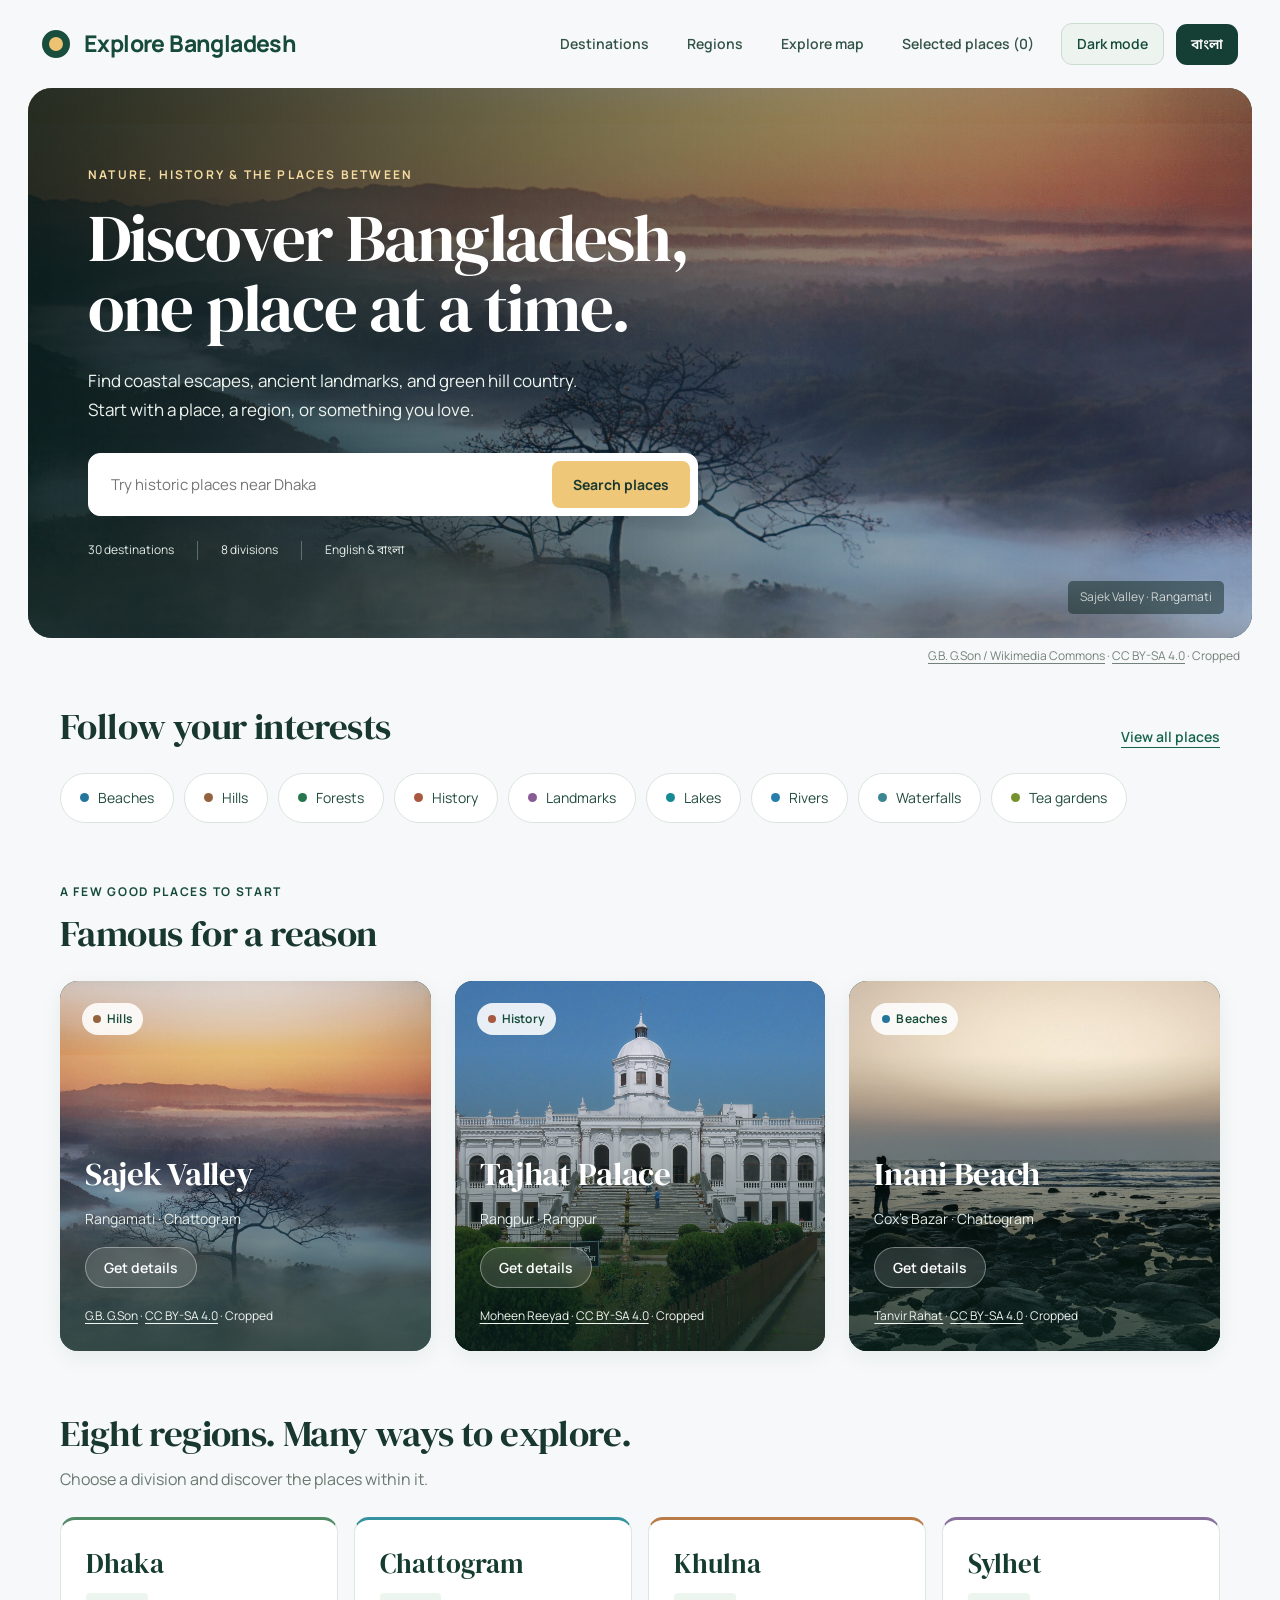
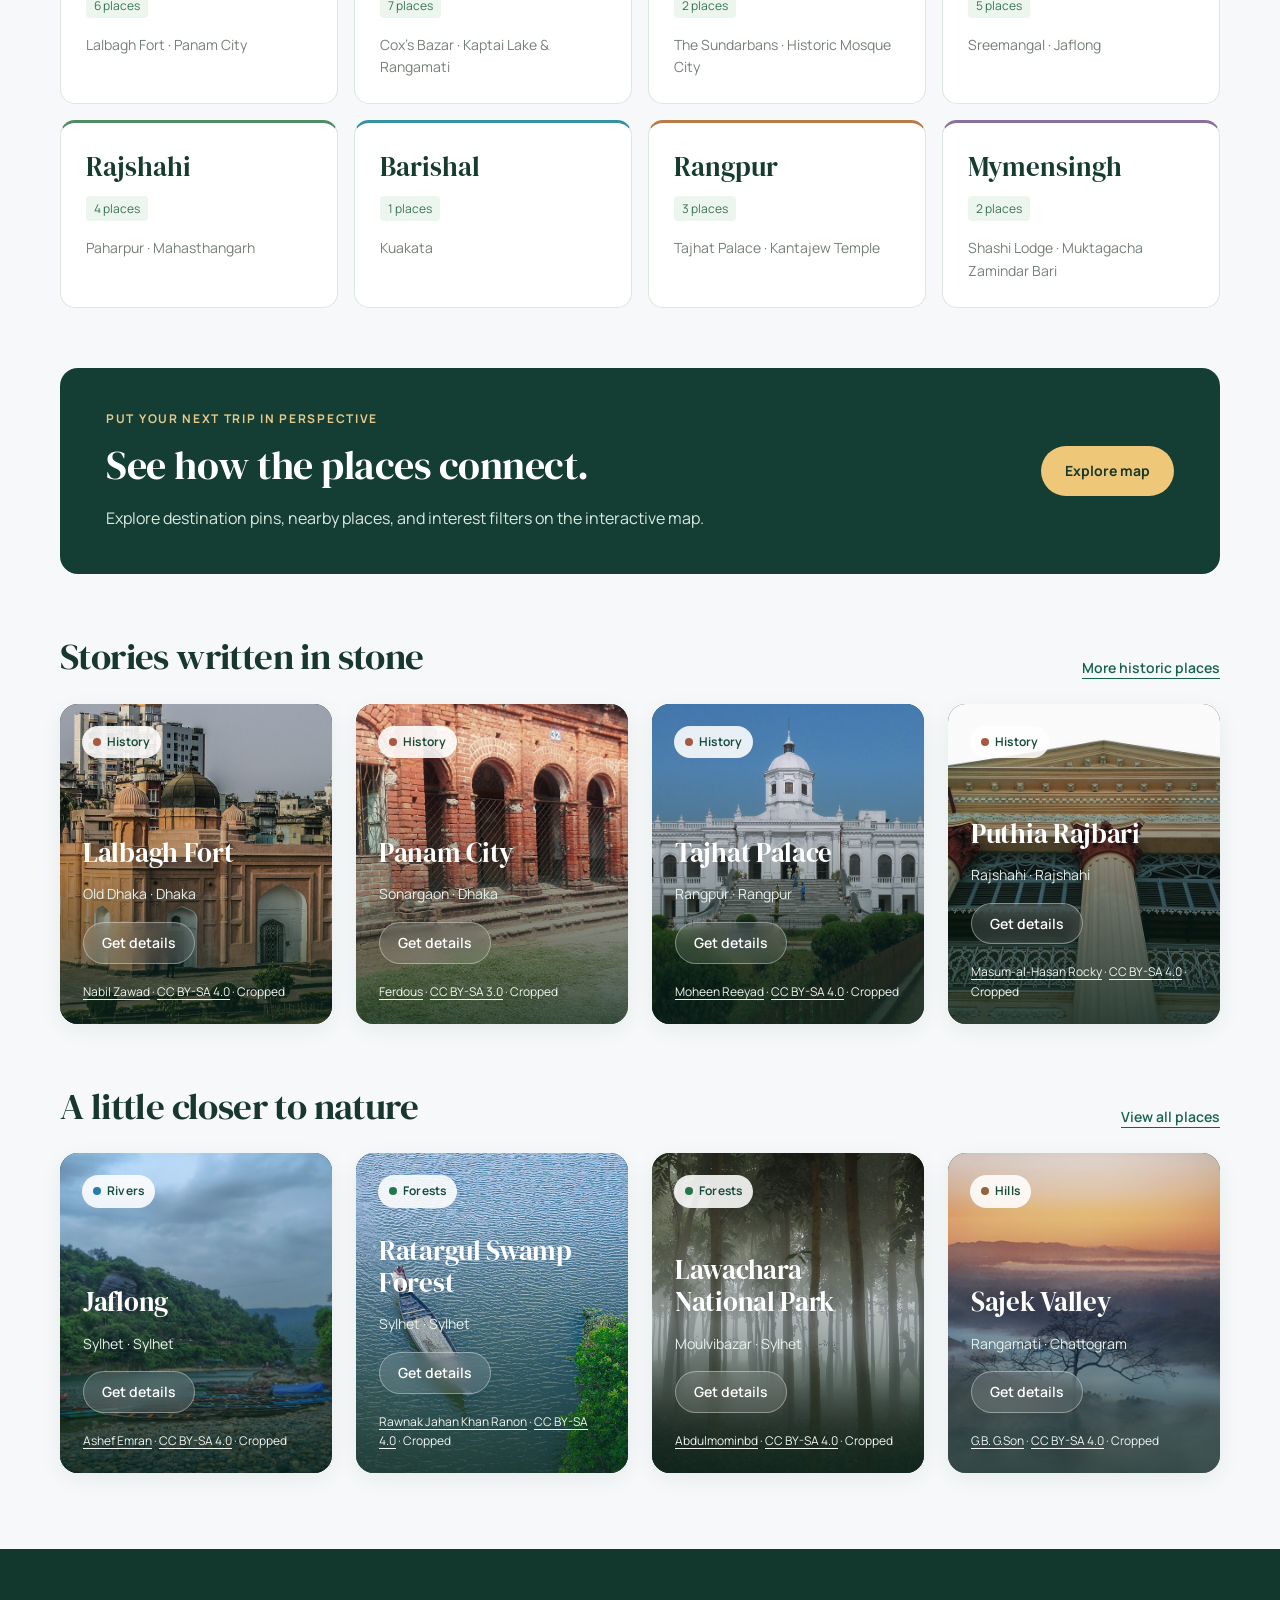
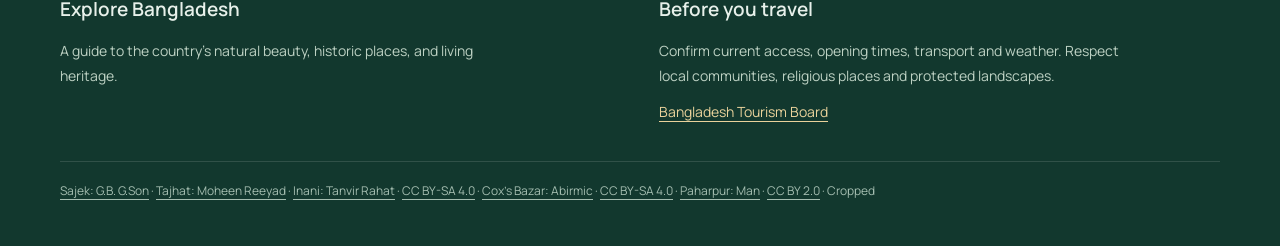
<file: public/index.html>
<!doctype html><html lang="en"><head><script src="assets/js/theme.js?v=8"></script><meta charset="utf-8"><meta name="viewport" content="width=device-width,initial-scale=1"><title>Explore Bangladesh — Travel, nature & heritage</title><meta name="description" content="Discover 30 destinations across all eight divisions of Bangladesh. Browse beaches, forests, hills, heritage places and detailed guides, or explore the interactive map."><link rel="icon" type="image/svg+xml" href="data:image/svg+xml,%3Csvg xmlns='http://www.w3.org/2000/svg' viewBox='0 0 32 32'%3E%3Crect width='32' height='32' rx='8' fill='%23085243'/%3E%3Ccircle cx='16' cy='16' r='8' fill='%23f25445'/%3E%3C/svg%3E"><link rel="stylesheet" href="assets/css/style.css"><link rel="stylesheet" href="assets/css/pages.css"><link rel="stylesheet" href="assets/css/home.css?v=7"><script defer src="assets/js/search.js"></script><script defer src="assets/js/home.js?v=7"></script><link rel="preconnect" href="https://fonts.googleapis.com"><link rel="preconnect" href="https://fonts.gstatic.com" crossorigin><link href="https://fonts.googleapis.com/css2?family=DM+Serif+Display&family=Manrope:wght@400;500;600;700&family=Noto+Sans+Bengali:wght@400;500;600;700&display=swap" rel="stylesheet"><link rel="stylesheet" href="assets/css/polish.css?v=7"><link rel="stylesheet" href="assets/css/dark.css?v=8"><link rel="stylesheet" href="assets/css/navigation.css?v=9"></head><body class="home-page"><a class="skip" href="#home-search">Skip to search</a><header><a class="brand" href="index.html"><span class="brandmark" aria-hidden="true"></span><span data-home="brand">Explore Bangladesh</span></a><nav class="home-nav" aria-label="Main navigation"><a href="places.html" data-route="browse" data-home="browse">Destinations</a><a href="#regions" data-home="regions">Regions</a><a href="map.html" data-route="map" data-home="map">Explore map</a><a id="home-selected" href="places.html?mode=selected&ids=" data-home="selected">Selected places</a><button id="theme-toggle" type="button" aria-pressed="false">Dark mode</button><button id="home-language">বাংলা</button></nav></header><main class="home-main"><section class="home-hero"><div class="hero-copy"><div class="eyebrow" data-home="eyebrow">NATURE, HISTORY & THE PLACES BETWEEN</div><h1 data-home="headline">Discover Bangladesh,<br>one place at a time.</h1><p data-home="intro">Find coastal escapes, ancient landmarks, and green hill country. Start with a place, a region, or something you love.</p><form action="places.html" class="home-search-form" role="search"><label for="home-search" class="sr-only" data-home="searchLabel">Search destinations</label><input id="home-search" name="q" type="search" placeholder="Try historic places near Dhaka"><input id="home-lang-input" name="lang" type="hidden" value="en"><button type="submit" data-home="search">Search places</button></form><div class="hero-stats"><span data-home="count">30 destinations</span><span data-home="divisionCount">8 divisions</span><span data-home="languages">English & বাংলা</span></div></div><figure class="hero-image"><img src="assets/images/sajek.jpg" alt="Sunrise over the misty hills of Sajek Valley, Bangladesh" width="2200" height="1467"><figcaption><span data-home="heroCaption">Sajek Valley · Rangamati</span></figcaption></figure></section><p class="home-credit"><a href="https://commons.wikimedia.org/wiki/File:Of_Serene_Sajek_Valley.jpg" target="_blank" rel="noopener">G.B. G.Son / Wikimedia Commons</a> · <a href="https://creativecommons.org/licenses/by-sa/4.0/" target="_blank" rel="noopener">CC BY-SA 4.0</a> · <span data-home="cropped">Cropped</span></p><section class="interest-section"><div class="home-section-head"><h2 data-home="interestTitle">Follow your interests</h2><a href="places.html" data-route="browse" data-home="viewAll">View all places</a></div><div id="home-interests" class="interest-grid"></div></section><section><div class="home-section-head"><div><div class="eyebrow" data-home="featuredEyebrow">A FEW GOOD PLACES TO START</div><h2 data-home="featured">Famous for a reason</h2></div></div><div id="home-featured" class="card-grid"></div></section><section id="regions"><div class="home-section-head"><div><h2 data-home="regionTitle">Eight regions. Many ways to explore.</h2><p data-home="regionIntro">Choose a division and discover the places within it.</p></div></div><div id="home-regions" class="region-grid"></div></section><section class="home-map-feature"><div><div class="eyebrow" data-home="mapEyebrow">PUT YOUR NEXT TRIP IN PERSPECTIVE</div><h2 data-home="mapTitle">See how the places connect.</h2><p data-home="mapIntro">Explore destination pins, nearby places, and interest filters on the interactive map.</p></div><a href="map.html" data-route="map" data-home="map">Explore map</a></section><section><div class="home-section-head"><h2 data-home="heritageTitle">Stories written in stone</h2><a href="places.html?type=history" data-route="history" data-home="moreHeritage">More historic places</a></div><div id="home-heritage" class="card-grid compact-grid"></div></section><section><div class="home-section-head"><h2 data-home="natureTitle">A little closer to nature</h2><a href="places.html" data-route="browse" data-home="viewAll">View all places</a></div><div id="home-nature" class="card-grid compact-grid"></div></section><p id="home-error" role="status" hidden></p></main><footer class="home-footer"><div><strong data-home="brand">Explore Bangladesh</strong><p data-home="footerIntro">A guide to the country’s natural beauty, historic places, and living heritage.</p></div><div><strong data-home="travelNoteTitle">Before you travel</strong><p data-home="travelNote">Confirm current access, opening times, transport and weather. Respect local communities, religious places and protected landscapes.</p><a href="https://tourismboard.gov.bd/" target="_blank" rel="noopener" data-home="official">Bangladesh Tourism Board</a></div><div class="footer-credits"><a href="https://commons.wikimedia.org/wiki/File:Of_Serene_Sajek_Valley.jpg" target="_blank" rel="noopener">Sajek: G.B. G.Son</a> · <a href="https://commons.wikimedia.org/wiki/File:Tajhat_Palace_(01).jpg" target="_blank" rel="noopener">Tajhat: Moheen Reeyad</a> · <a href="https://commons.wikimedia.org/wiki/File:Inani_Beach,_Coxs_Bazar,_Bangladesh_11.jpg" target="_blank" rel="noopener">Inani: Tanvir Rahat</a> · <a href="https://creativecommons.org/licenses/by-sa/4.0/" target="_blank" rel="noopener">CC BY-SA 4.0</a> · <a href="https://commons.wikimedia.org/wiki/File:Cox%27s_bazar_sea_beach.BD.jpg" target="_blank" rel="noopener">Cox’s Bazar: Abirmic</a> · <a href="https://creativecommons.org/licenses/by-sa/4.0/" target="_blank" rel="noopener">CC BY-SA 4.0</a> · <a href="https://commons.wikimedia.org/wiki/File:Somapura_Mahavihara.jpg" target="_blank" rel="noopener">Paharpur: Man</a> · <a href="https://creativecommons.org/licenses/by/2.0/" target="_blank" rel="noopener">CC BY 2.0</a> · <span data-home="cropped">Cropped</span></div></footer><noscript><p><a href="places.html">Browse destination guides</a> · <a href="map.html">Explore map</a></p></noscript></body></html>
</file>
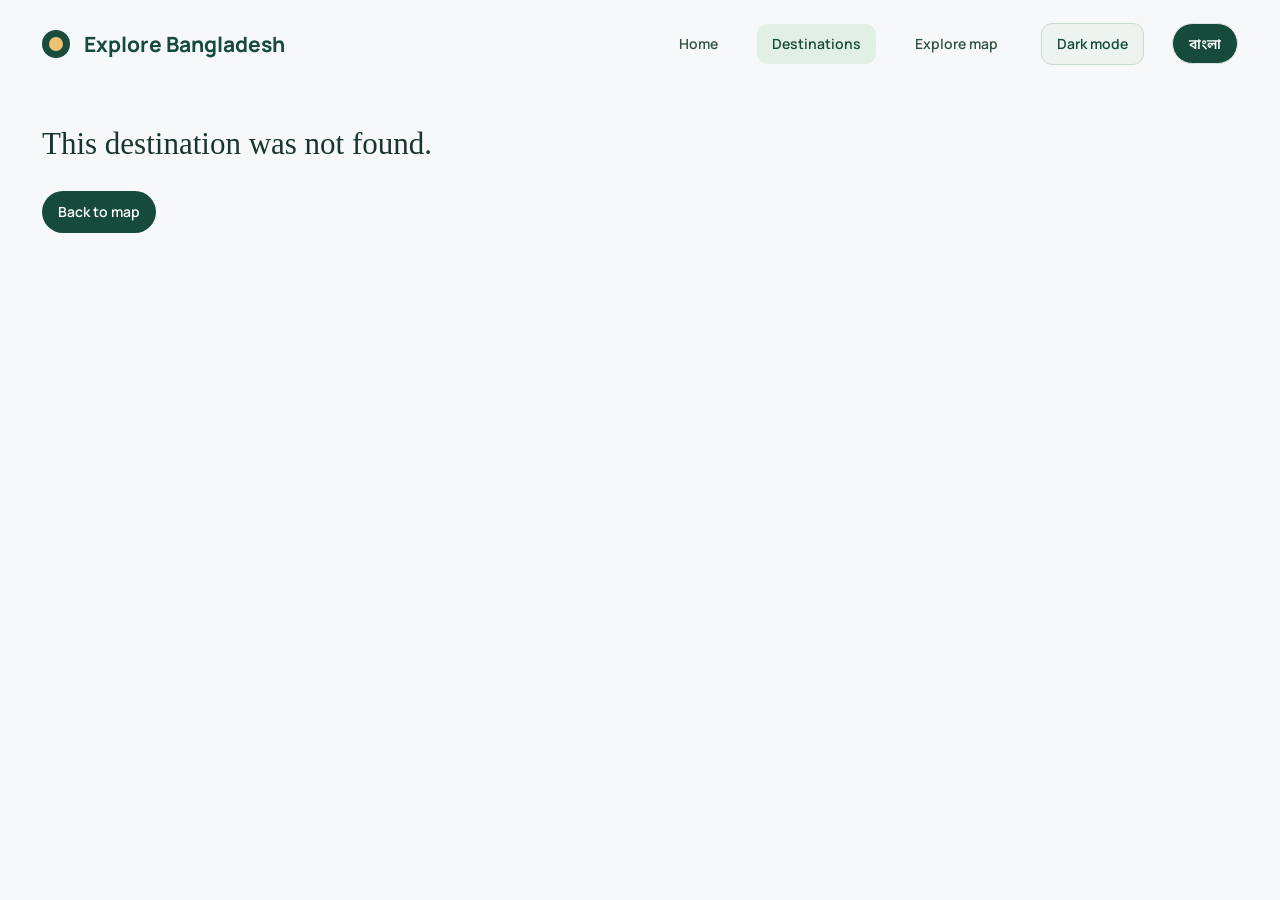
<file: public/place.html>
<!doctype html><html lang="en"><head><script src="assets/js/theme.js?v=8"></script><meta charset="utf-8"><meta name="viewport" content="width=device-width,initial-scale=1"><meta name="referrer" content="strict-origin-when-cross-origin"><title>Destination guide — Explore Bangladesh</title><meta name="description" content="Discover Bangladesh destination guides with background, highlights, area maps, travel notes and official sources."><link rel="icon" type="image/svg+xml" href="data:image/svg+xml,%3Csvg xmlns='http://www.w3.org/2000/svg' viewBox='0 0 32 32'%3E%3Crect width='32' height='32' rx='8' fill='%23085243'/%3E%3Ccircle cx='16' cy='16' r='8' fill='%23f25445'/%3E%3C/svg%3E"><link rel="stylesheet" href="assets/vendor/leaflet/leaflet.css"><link rel="stylesheet" href="assets/css/style.css"><link rel="stylesheet" href="assets/css/pages.css"><script defer src="assets/vendor/leaflet/leaflet.js"></script><script defer src="assets/js/search.js"></script><script defer src="assets/js/pages.js?v=7"></script><link rel="preconnect" href="https://fonts.googleapis.com"><link rel="preconnect" href="https://fonts.gstatic.com" crossorigin><link href="https://fonts.googleapis.com/css2?family=DM+Serif+Display&family=Manrope:wght@400;500;600;700&family=Noto+Sans+Bengali:wght@400;500;600;700&display=swap" rel="stylesheet"><link rel="stylesheet" href="assets/css/polish.css?v=7"><link rel="stylesheet" href="assets/css/dark.css?v=8"><link rel="stylesheet" href="assets/css/navigation.css?v=9"></head><body class="guide-page" data-page="destination"><header><a class="brand" href="index.html"><span class="brandmark" aria-hidden="true"></span><span id="brand-text">Explore Bangladesh</span></a><div class="header-right"><a class="home-nav" href="index.html">Home</a><a class="browse-nav" data-active="true" href="places.html">Destinations</a><a id="map-link" href="map.html">Explore map</a><button id="theme-toggle" type="button" aria-pressed="false">Dark mode</button><button id="page-language">বাংলা</button></div></header><main id="page-content" class="page-content"><p role="status">Loading destination information…</p></main><noscript><p>Enable JavaScript to view destination guides. <a href="https://tourismboard.gov.bd/">Official travel information</a></p></noscript></body></html>
</file>
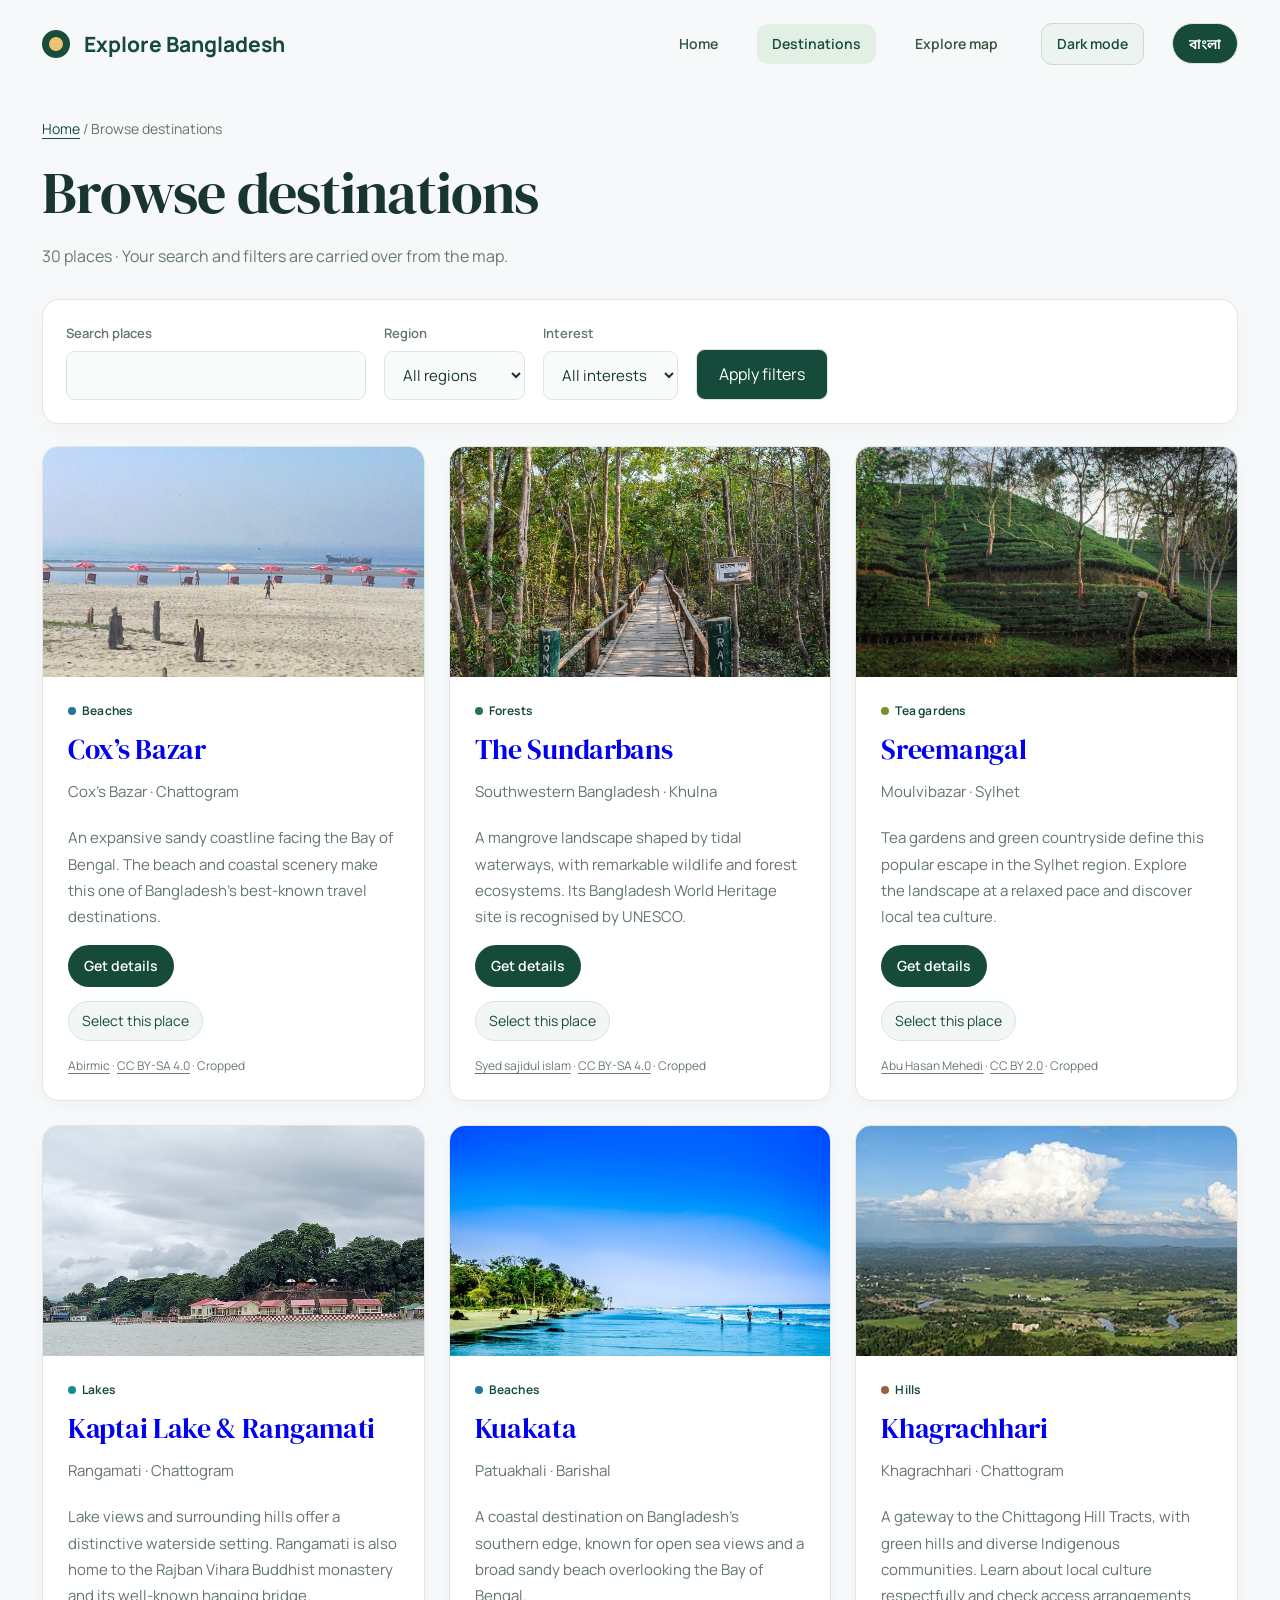
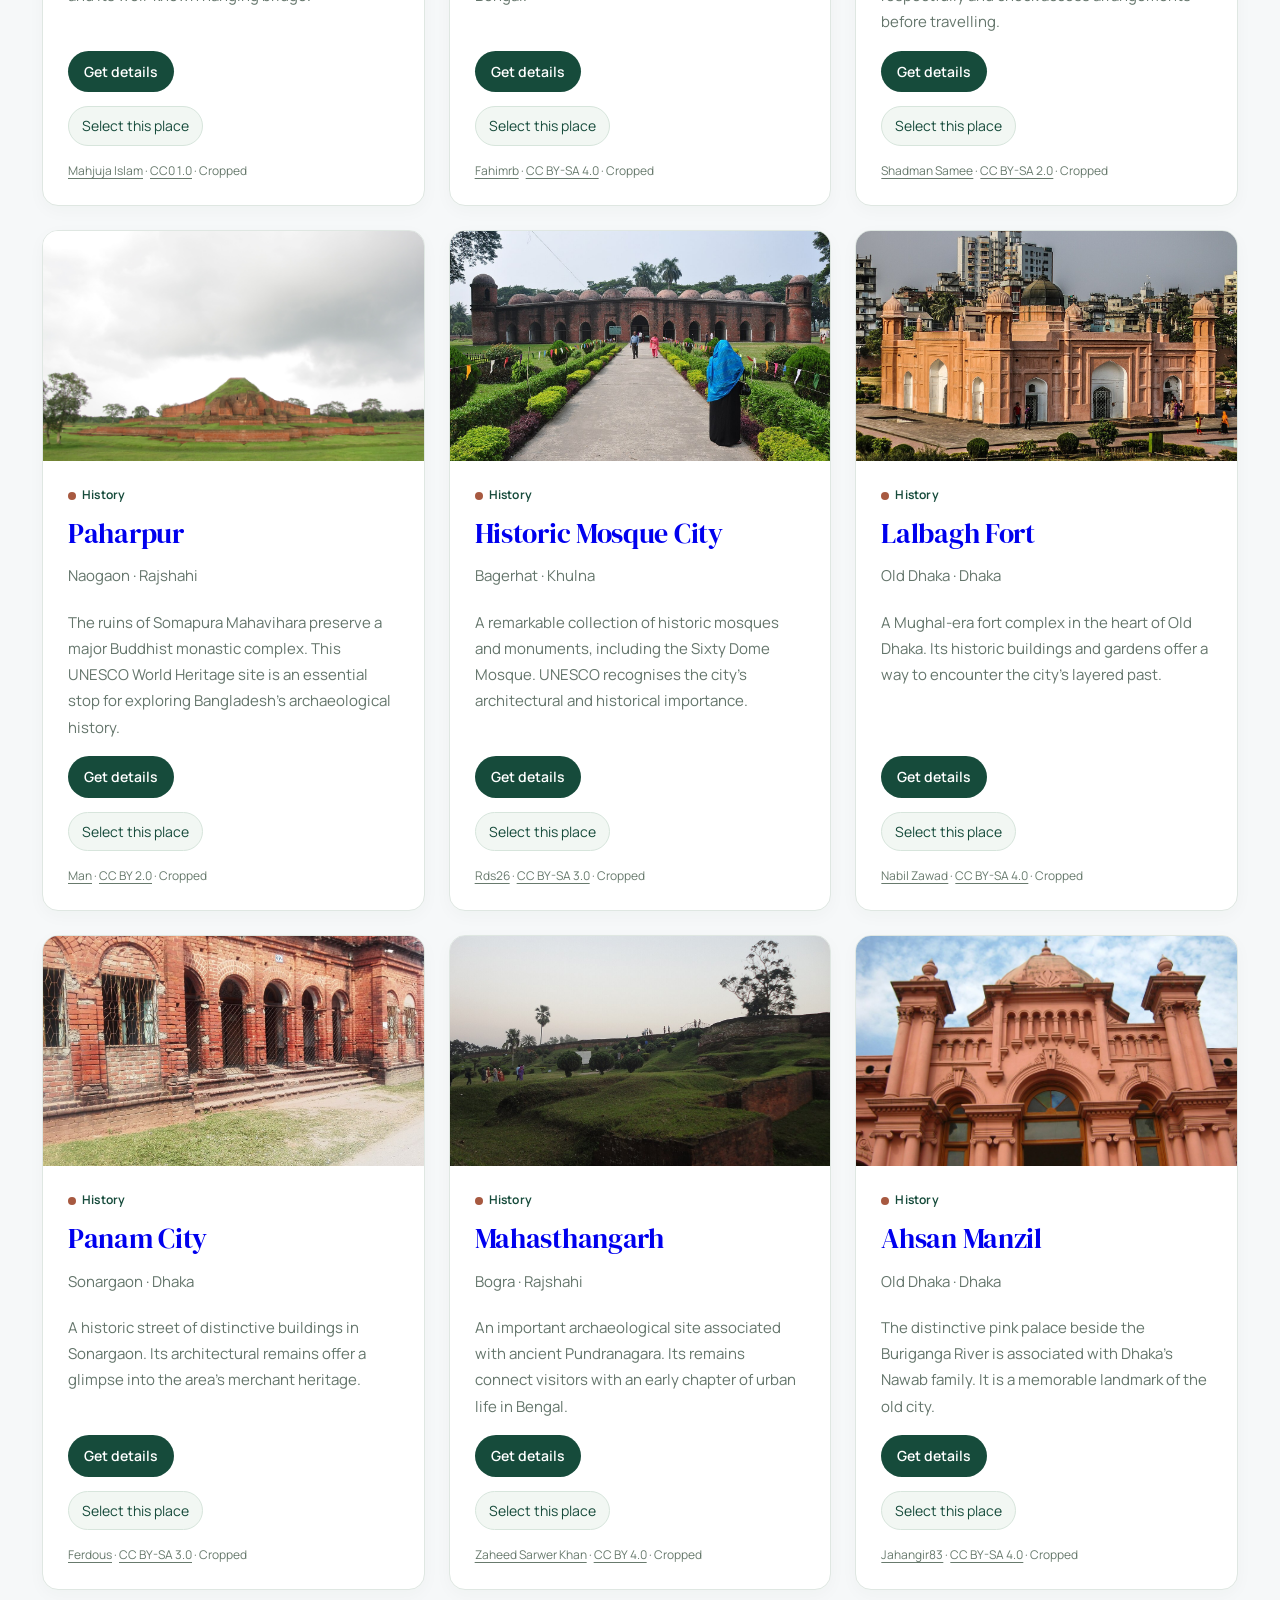
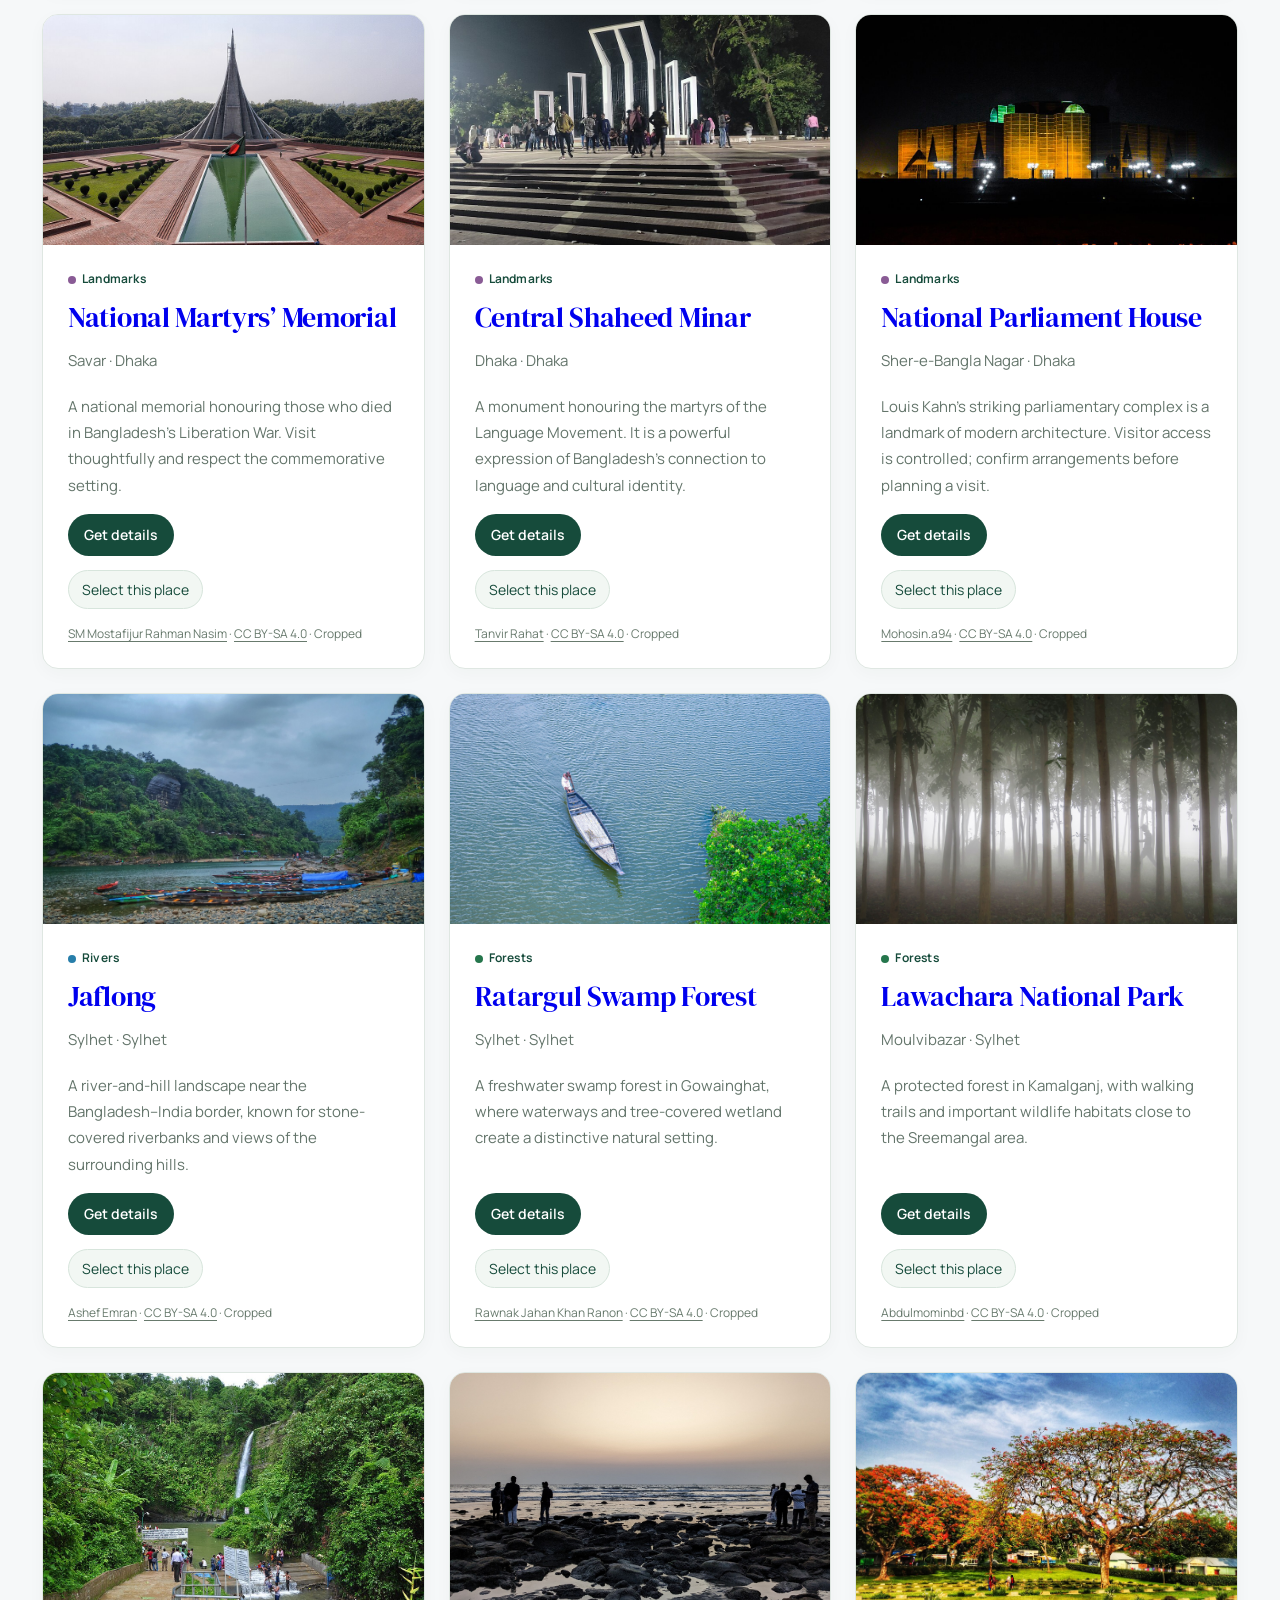
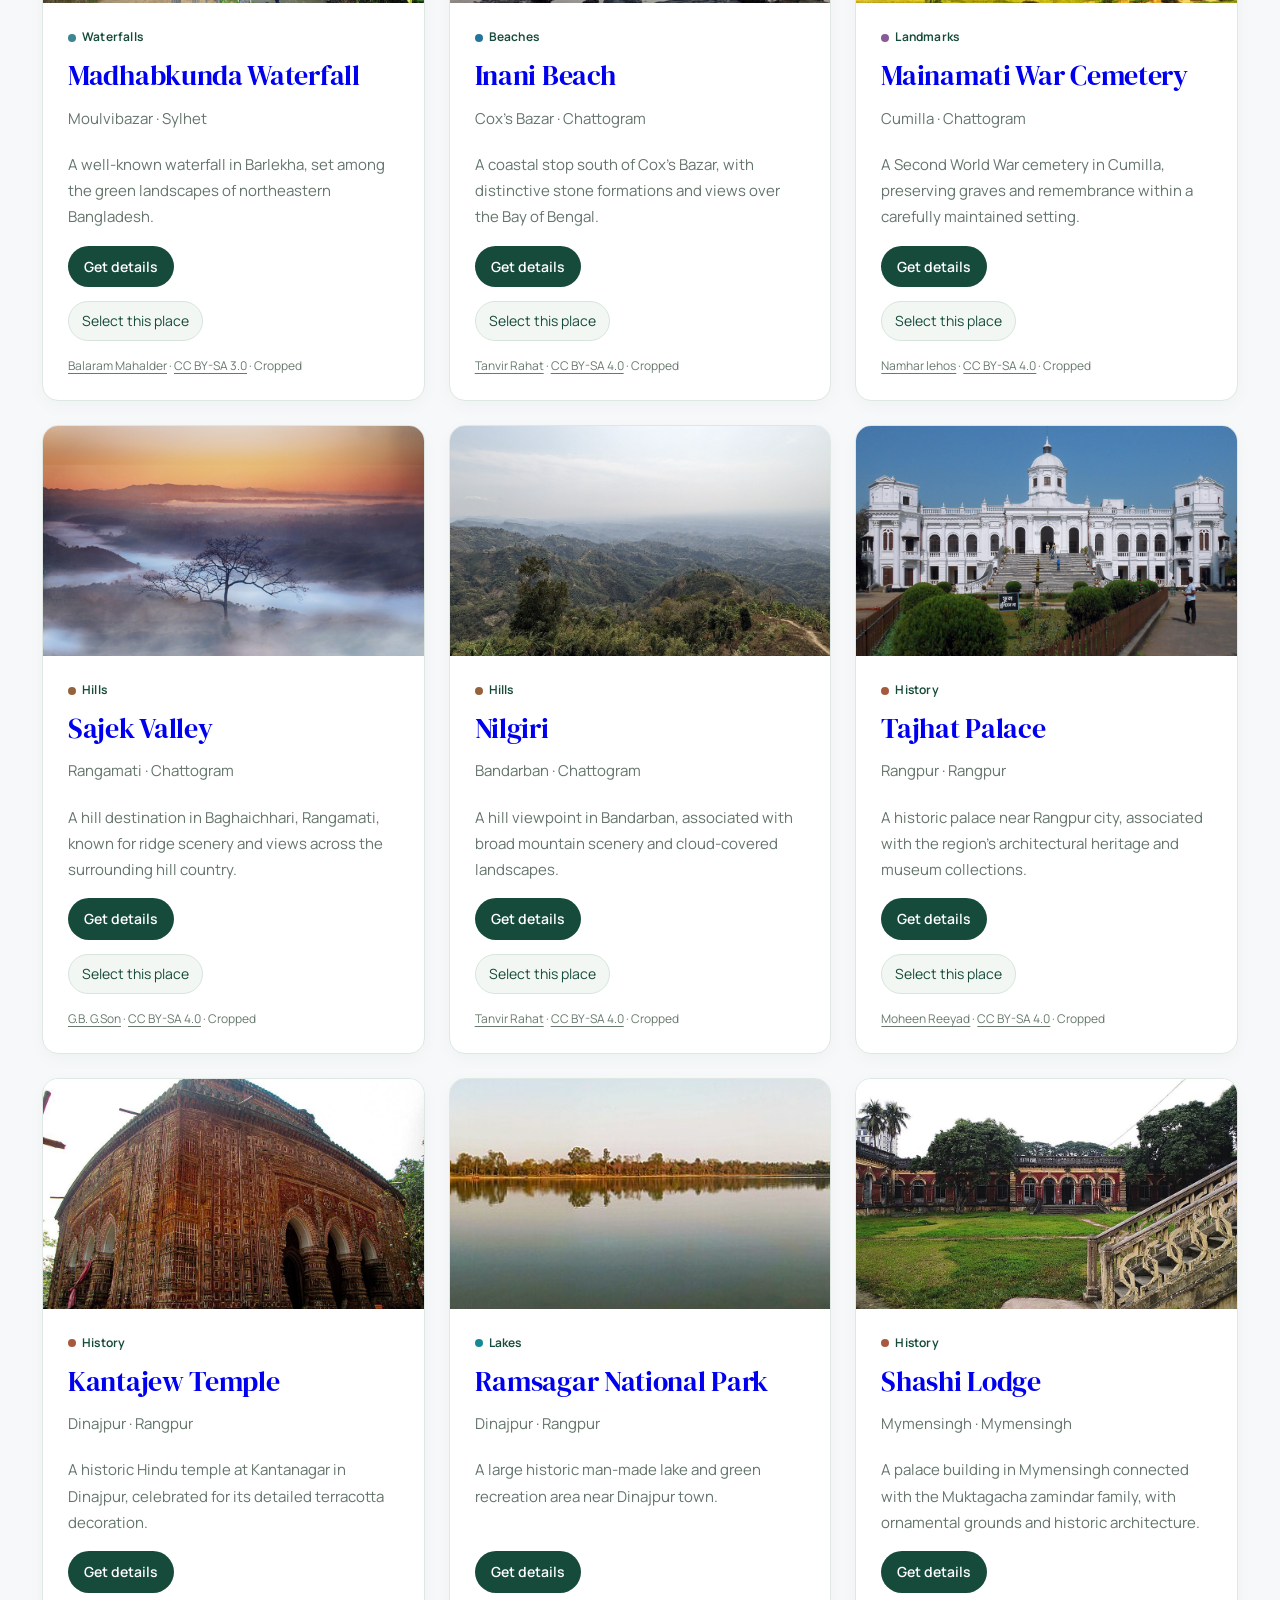
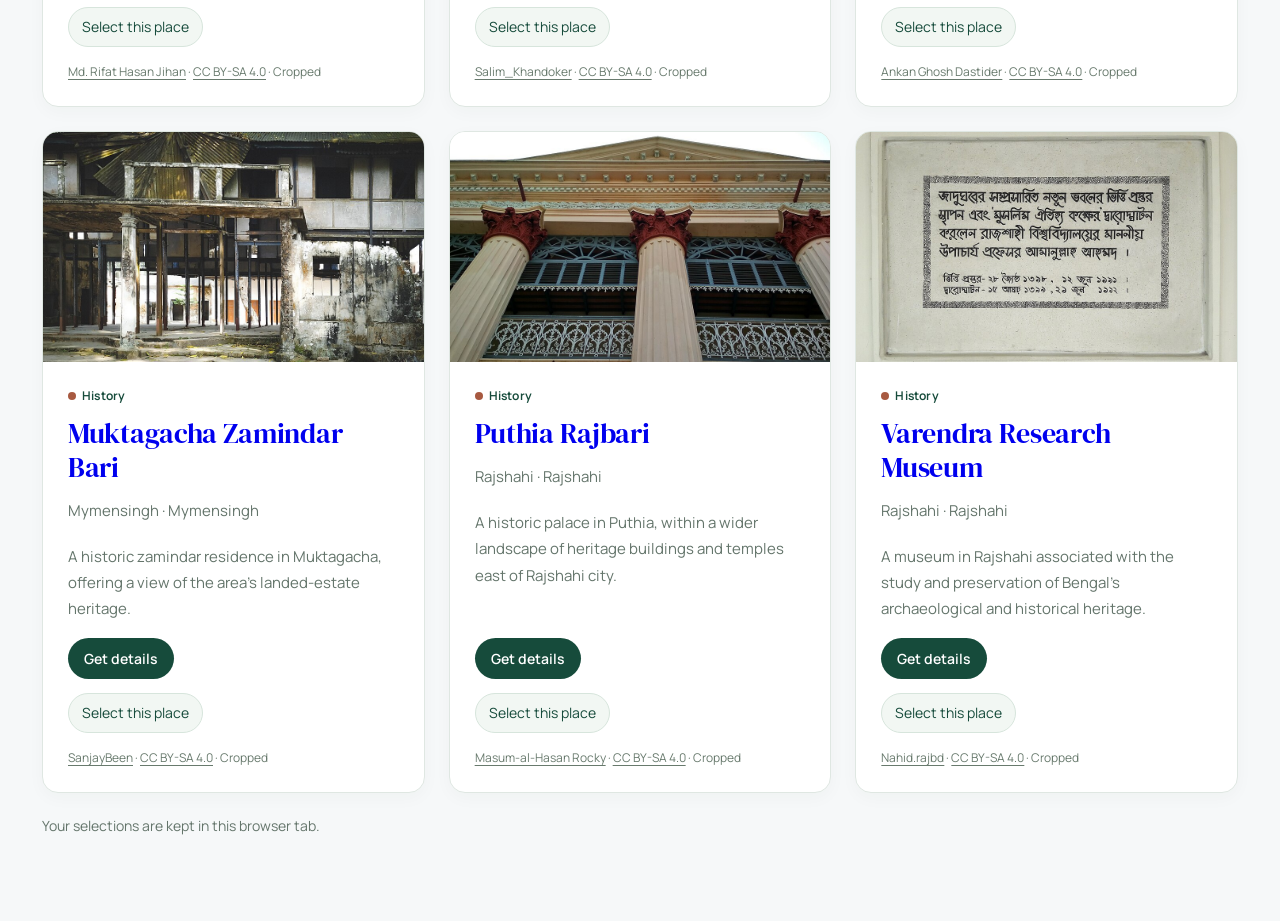
<file: public/places.html>
<!doctype html><html lang="en"><head><script src="assets/js/theme.js?v=8"></script><meta charset="utf-8"><meta name="viewport" content="width=device-width,initial-scale=1"><meta name="referrer" content="strict-origin-when-cross-origin"><title>Browse destinations — Explore Bangladesh</title><meta name="description" content="Discover Bangladesh destination guides with background, highlights, area maps, travel notes and official sources."><link rel="icon" type="image/svg+xml" href="data:image/svg+xml,%3Csvg xmlns='http://www.w3.org/2000/svg' viewBox='0 0 32 32'%3E%3Crect width='32' height='32' rx='8' fill='%23085243'/%3E%3Ccircle cx='16' cy='16' r='8' fill='%23f25445'/%3E%3C/svg%3E"><link rel="stylesheet" href="assets/vendor/leaflet/leaflet.css"><link rel="stylesheet" href="assets/css/style.css"><link rel="stylesheet" href="assets/css/pages.css"><script defer src="assets/vendor/leaflet/leaflet.js"></script><script defer src="assets/js/search.js"></script><script defer src="assets/js/pages.js?v=7"></script><link rel="preconnect" href="https://fonts.googleapis.com"><link rel="preconnect" href="https://fonts.gstatic.com" crossorigin><link href="https://fonts.googleapis.com/css2?family=DM+Serif+Display&family=Manrope:wght@400;500;600;700&family=Noto+Sans+Bengali:wght@400;500;600;700&display=swap" rel="stylesheet"><link rel="stylesheet" href="assets/css/polish.css?v=7"><link rel="stylesheet" href="assets/css/dark.css?v=8"><link rel="stylesheet" href="assets/css/navigation.css?v=9"></head><body class="guide-page" data-page="directory"><header><a class="brand" href="index.html"><span class="brandmark" aria-hidden="true"></span><span id="brand-text">Explore Bangladesh</span></a><div class="header-right"><a class="home-nav" href="index.html">Home</a><a class="browse-nav" aria-current="page" href="places.html">Destinations</a><a id="map-link" href="map.html">Explore map</a><button id="theme-toggle" type="button" aria-pressed="false">Dark mode</button><button id="page-language">বাংলা</button></div></header><main id="page-content" class="page-content"><p role="status">Loading destination information…</p></main><noscript><p>Enable JavaScript to view destination guides. <a href="https://tourismboard.gov.bd/">Official travel information</a></p></noscript></body></html>
</file>
<file: public/assets/css/style.css>
:root{--green:#085243;--ink:#18362e;--muted:#5e7269;--line:#dce7df;--bg:#f6f9f6;color-scheme:light}*{box-sizing:border-box}body{margin:0;font-family:Arial,"Noto Sans Bengali",sans-serif;color:var(--ink);font-size:16px;line-height:1.55;background:var(--bg)}button,input,select{font:inherit;color:inherit}button,select{cursor:pointer}button{border:1px solid var(--line);background:white;border-radius:8px;padding:9px 14px}button:hover{background:#edf4ef}button:focus-visible,a:focus-visible,select:focus-visible,input:focus-visible{outline:3px solid #d87927;outline-offset:3px}header{height:76px;display:flex;align-items:center;justify-content:space-between;padding:0 30px;background:#fff;border-bottom:1px solid var(--line);gap:20px}.brand{display:flex;align-items:center;gap:14px;font-weight:750;font-size:21px;text-decoration:none;color:var(--green)}.brandmark{width:26px;height:26px;background:#ee5648;border:6px solid var(--green);border-radius:50%}.header-right{display:flex;align-items:center;gap:28px}.header-note{color:var(--muted);font-size:14px}#language{font-weight:700;font-size:14px;padding:7px 16px}main{display:grid;grid-template-columns:400px 1fr;height:calc(100dvh - 76px);min-height:540px}.sidebar{display:flex;flex-direction:column;min-height:0;background:#fff;border-right:1px solid var(--line)}.search-area{padding:25px 24px 0}.eyebrow{font-size:12px;font-weight:700;letter-spacing:1.7px;color:var(--green)}h1{font:400 31px/1.3 Georgia,serif;margin:6px 0 19px}html[lang=bn] h1,html[lang=bn] h2,html[lang=bn] h3{font-family:Arial,sans-serif;line-height:1.6}.search-box{border:1px solid #a4bcb0;border-radius:9px;display:flex;align-items:center;padding-left:12px;background:#fff}.search-box>span{font-size:27px;color:var(--green)}.search-box input{border:none;width:100%;min-width:0;padding:12px 9px;font-size:14px;background:transparent}.search-box input:focus{outline:none}.search-box:focus-within{outline:3px solid #e2ae77;outline-offset:2px}.search-box button{border:0;border-radius:0 8px 8px 0;align-self:stretch;background:var(--green);color:white;font-size:23px;min-width:44px}.search-hint{font-size:12px;color:var(--muted);margin:7px 0 12px}.suggestions{display:flex;gap:6px;flex-wrap:wrap;margin-bottom:16px}.suggestions button{font-size:12px;border-radius:20px;padding:4px 10px;color:var(--green);background:#f2f7f3}.filters{display:grid;grid-template-columns:1fr 1fr;gap:10px}.filters label>span{display:block;font-size:12px;color:var(--muted);margin-bottom:4px}.filters select{border:1px solid var(--line);border-radius:6px;width:100%;padding:8px;font-size:14px;background:#fff}.extra-filters{display:flex;align-items:center;justify-content:space-between;margin:13px 0}.check{display:flex;align-items:center;gap:7px;font-size:14px}.check input{width:16px;height:16px;accent-color:var(--green)}.text-button{border:0;font-size:14px;padding:4px;color:var(--green);background:transparent}.results-line{display:flex;align-items:center;justify-content:space-between;gap:8px;font-size:14px;border-top:1px solid var(--line);padding-top:14px}.results-line select{font-size:12px;padding:4px;border:0;background:transparent;max-width:140px}.interpretation{font-size:12px;color:var(--muted);margin:6px 0 12px;min-height:18px}.results{overflow:auto;flex:1;padding:0 15px 14px}.place{display:block;width:100%;text-align:left;padding:15px 10px;border:0;border-top:1px solid var(--line);border-radius:0;background:#fff}.place:hover,.place.selected{background:#f0f6f1}.place-top{display:flex;justify-content:space-between;align-items:center;gap:10px}.place h2{font:400 21px/1.25 Georgia,serif;margin:7px 0}.place p{font-size:14px;color:var(--muted);margin:0}.place .region{font-size:12px;color:var(--muted)}.badge{font-size:12px;color:var(--green);display:inline-flex;gap:6px;align-items:center}.dot{display:inline-block;width:8px;height:8px;border-radius:50%;background:var(--dot)}.distance{font-size:12px;color:var(--muted)}.thumb{width:75px;height:68px;object-fit:cover;border-radius:5px;float:right;margin:10px 0 5px 12px}.sidebar-foot{font-size:12px;color:var(--muted);padding:9px 24px;border-top:1px solid var(--line)}.map-panel{position:relative;min-width:0;background:#dfebe3}.map-panel #map{height:100%;width:100%;z-index:0}.map-toolbar{position:absolute;z-index:500;top:18px;left:18px;display:flex;gap:7px;flex-wrap:wrap;right:65px}.map-toolbar button{font-size:14px;box-shadow:0 2px 8px #19382815}.legend{position:absolute;z-index:500;bottom:39px;left:18px;background:#ffffffed;max-width:calc(100% - 36px);padding:9px 13px;border-radius:8px;display:flex;flex-wrap:wrap;gap:10px 15px;font-size:12px;pointer-events:none}.map-tip{position:absolute;z-index:500;bottom:90px;left:18px;background:#ffffffed;padding:7px 12px;font-size:12px;color:var(--muted);border-radius:6px;pointer-events:none}.pin{background:none;border:none}.pin span{display:flex;align-items:center;justify-content:center;width:31px;height:31px;border-radius:50% 50% 50% 0;transform:rotate(-45deg);background:var(--pin);border:2px solid white;box-shadow:0 3px 9px #18352b44}.pin b{transform:rotate(45deg);color:white;font-size:13px}.pin.selected span{outline:3px solid #172f24;outline-offset:2px}.leaflet-control-zoom{margin-top:80px!important}.leaflet-container{font-family:Arial,sans-serif}.leaflet-popup-content{font-size:14px;line-height:1.5}.leaflet-popup-content button{font-size:14px;margin-top:8px;background:var(--green);color:white}.leaflet-control-attribution{font-size:12px!important;max-width:100%}#map-message{position:absolute;z-index:600;top:78px;left:18px;right:18px;padding:10px 14px;background:#fff9dc;border:1px solid #edd88c;border-radius:6px;font-size:14px}.map-expanded .sidebar{display:none}.map-expanded main{grid-template-columns:1fr}dialog{border:0;border-radius:12px;padding:0;width:min(620px,calc(100% - 30px));max-height:90dvh;box-shadow:0 20px 80px #082f2d40;color:var(--ink);background:#fff}dialog::backdrop{background:#0c302e70}.close{position:sticky;top:12px;float:right;z-index:2;margin:12px 12px -56px 0;width:39px;height:39px;font-size:25px;line-height:1;padding:4px;box-shadow:0 2px 8px #0002}.detail-photo{width:100%;height:230px;object-fit:cover;display:block}.detail-body{padding:28px}.detail-body h2{font:400 35px/1.2 Georgia,serif;margin:10px 0}.detail-body h3{font-size:16px;margin:23px 0 7px}.detail-body p{margin:7px 0;color:var(--muted)}.detail-meta{font-size:14px}.detail-actions{display:flex;flex-wrap:wrap;gap:10px;margin:22px 0}.detail-actions a{background:var(--green);color:#fff;text-decoration:none;border-radius:7px;padding:10px 16px;font-size:14px}.detail-actions a.secondary{background:#eef5ef;color:var(--green)}.detail-note,.photo-credit{font-size:12px!important}.photo-credit a,.detail-note a{color:var(--green)}.nearby{display:flex;flex-direction:column;gap:7px}.nearby button{text-align:left;font-size:14px;padding:10px 12px}.empty{padding:30px 10px}.empty h2{font-size:20px}.empty p{font-size:14px;color:var(--muted)}.noscript{position:fixed;inset:76px 0 auto;background:#fff;padding:20px;z-index:999}.sr-only{position:absolute;width:1px;height:1px;margin:-1px;padding:0;overflow:hidden;clip:rect(0,0,0,0);white-space:nowrap;border:0}.skip{position:fixed;top:-60px;z-index:2000}.skip:focus{top:5px;background:white;padding:12px} @media(min-width:1500px){main{grid-template-columns:450px 1fr}.search-area{padding:30px 28px 0}}@media(max-width:850px){header{padding:0 18px}.header-note{display:none}main{grid-template-columns:340px 1fr}.search-area{padding:20px 18px 0}.map-toolbar{right:12px}.map-toolbar button{padding:8px 10px;font-size:12px}.legend{bottom:42px}.map-tip{display:none}}@media(max-width:640px){header{height:66px}.brand{font-size:18px;gap:9px}.brandmark{width:24px;height:24px}.language{padding:6px 12px}.header-right{gap:0}main{height:auto;min-height:0;display:flex;flex-direction:column}.sidebar{display:contents}.search-area{order:0;background:#fff;padding:20px 18px 0}h1{font-size:28px;margin-bottom:14px}.results-line{padding-top:12px}.map-panel{order:1;height:420px;border-block:1px solid var(--line)}.results{order:2;overflow:visible;padding:8px 14px;background:#fff}.sidebar-foot{order:3;background:#fff}.map-toolbar{left:12px;top:12px;gap:5px}.map-toolbar button{font-size:12px;padding:7px 9px}.legend{left:12px;bottom:33px;font-size:12px;gap:5px 12px;max-width:calc(100% - 24px)}.map-expanded main{height:calc(100dvh - 66px)}.map-expanded .search-area,.map-expanded .results,.map-expanded .sidebar-foot{display:none}.map-expanded .map-panel{height:100%;flex:1}.detail-body{padding:23px}.detail-body h2{font-size:29px}.detail-photo{height:190px}}
</file>
<file: public/assets/css/pages.css>
.grid-links{display:flex;justify-content:space-between;gap:10px;padding:12px 24px;background:#f0f6f1;border-top:1px solid var(--line);font-size:14px}.grid-links a,.quick-links a{color:var(--green);text-underline-offset:4px}.quick-links{margin-top:18px;font-size:14px}.guide-page{overflow:auto}.guide-page header{height:auto;min-height:76px;padding-block:16px}.guide-page .header-right a{font-size:14px;text-underline-offset:4px}.guide-page main{display:block;height:auto;min-height:0}.page-content{max-width:1200px;margin:0 auto;padding:32px}.breadcrumb{font-size:14px;color:var(--muted);margin-bottom:22px}.breadcrumb a{color:var(--green);text-underline-offset:4px}.guide-title{font:400 clamp(32px,4vw,48px)/1.18 Georgia,serif;max-width:900px;margin:12px 0}.guide-sub{color:var(--muted);margin:8px 0 22px}.guide-cover{width:100%;height:320px;object-fit:cover;border-radius:10px;margin-bottom:6px}.photo-credit{margin-bottom:24px;color:var(--muted)}.guide-columns{display:grid;grid-template-columns:minmax(0,1.5fr) minmax(280px,1fr);gap:32px}.guide-story h2,.area-heading{font:400 27px/1.3 Georgia,serif;margin:28px 0 12px}.guide-story p{line-height:1.8;color:#405c4f}.highlight-list{display:flex;flex-wrap:wrap;gap:10px;padding:0;list-style:none}.highlight-list li{background:#eaf2e9;border:1px solid var(--line);padding:10px 14px;border-radius:7px;font-size:14px}.info-card{background:#fff;border:1px solid var(--line);border-radius:10px;padding:24px;margin-bottom:20px}.info-card h2{font-size:18px;margin:0 0 14px}.info-card p{color:var(--muted);font-size:14px}.facts{margin:0;display:grid;grid-template-columns:90px 1fr;gap:8px;font-size:14px}.facts dt{color:var(--muted)}.facts dd{margin:0}.action-link{display:inline-block;padding:10px 16px;background:var(--green);color:#fff;border-radius:7px;text-decoration:none;font-size:14px;margin:8px 5px 6px 0}.action-link.secondary{background:#e9f1e9;color:var(--green)}#area-map{height:300px;border-radius:8px;margin-top:10px;z-index:0}.guide-page .leaflet-control-zoom{margin-top:10px!important}.map-note{font-size:12px!important;color:var(--muted)}.source-list{padding-left:20px}.source-list li{margin:12px 0}.source-list a{color:var(--green);text-underline-offset:4px}.card-grid{display:grid;grid-template-columns:repeat(3,minmax(0,1fr));gap:20px;margin:22px 0}.destination-card{display:flex;flex-direction:column;background:#fff;border:1px solid var(--line);border-radius:10px;overflow:hidden}.destination-card>img{height:180px;width:100%;object-fit:cover}.card-body{padding:22px;flex:1;display:flex;flex-direction:column}.card-body h2{font:400 26px/1.3 Georgia,serif;margin:12px 0 8px}.card-body h2 a{text-decoration:none}.card-body h2 a:hover{text-decoration:underline}.card-body p{font-size:14px;color:var(--muted);margin:5px 0 15px}.card-body .action-link{align-self:start;margin-top:auto}.card-select{font-size:14px;background:transparent;color:var(--green);align-self:start;margin-top:8px}.grid-filter{display:flex;align-items:end;gap:12px;flex-wrap:wrap;background:#fff;border:1px solid var(--line);border-radius:9px;padding:18px;margin-top:22px}.grid-filter label{font-size:14px}.grid-filter label span{display:block;color:var(--muted);margin-bottom:5px}.grid-filter input,.grid-filter select{padding:10px 12px;border:1px solid var(--line);border-radius:6px;background:#fff;max-width:100%}.grid-filter input{width:280px}.grid-filter button{background:var(--green);color:#fff}.selection-note{font-size:14px;color:var(--muted)}.guide-empty{padding:25px;background:#fff;border:1px solid var(--line);border-radius:10px}.guide-page html[lang=bn] .guide-title{font-family:Arial,sans-serif}html[lang=bn] .guide-title,html[lang=bn] .guide-story h2,html[lang=bn] .card-body h2{font-family:Arial,sans-serif;line-height:1.5}@media(max-width:900px){.card-grid{grid-template-columns:repeat(2,minmax(0,1fr))}.guide-columns{grid-template-columns:1fr}.guide-aside{display:grid;grid-template-columns:1fr 1fr;gap:20px}.guide-cover{height:280px}}@media(max-width:600px){.page-content{padding:24px 18px}.card-grid{grid-template-columns:1fr}.guide-aside{display:block}.guide-page header{gap:12px;flex-wrap:wrap}.guide-page .header-right{gap:15px}.guide-cover{height:220px}.grid-filter{display:block}.grid-filter label{display:block;margin-bottom:12px}.grid-filter input,.grid-filter select{width:100%}.guide-title{font-size:32px}.grid-links{padding:12px 18px;flex-wrap:wrap}}
</file>
<file: public/assets/css/home.css>
.home-page{background:#f6f8f9}.home-page main{display:block;height:auto;min-height:0}.home-page header{height:auto;min-height:88px;max-width:1400px;margin:auto;padding:20px 42px;gap:24px;background:transparent;border:0}.home-page .brand{font-size:23px;letter-spacing:-.6px}.home-nav{display:flex;align-items:center;gap:26px;font-size:14px;font-weight:600}.home-nav a{color:#244139;text-decoration:none}.home-nav a:hover{color:#0b7157;text-decoration:underline;text-underline-offset:6px}#home-language{font-size:14px;padding:9px 17px;background:#153f34;color:white;border:0;border-radius:30px}.home-main{max-width:1400px;margin:auto;padding:0 28px 76px}.home-hero{position:relative;isolation:isolate;min-height:550px;border-radius:24px;overflow:hidden;display:flex;align-items:center;padding:54px 60px;background:#12382f;color:white}.hero-image{position:absolute;inset:0;z-index:-2;margin:0;height:100%;overflow:hidden}.hero-image img{width:100%;height:100%;object-fit:cover;object-position:50% 48%;display:block}.home-hero:before{content:'';position:absolute;inset:0;z-index:-1;background:linear-gradient(90deg,rgba(5,27,23,.83),rgba(7,31,28,.36) 65%,rgba(5,24,27,.12))}.hero-copy{max-width:730px;width:70%}.hero-copy .eyebrow{color:#f4dba1;font-size:12px;letter-spacing:2.2px}.hero-copy h1{font:400 clamp(45px,5.2vw,73px)/1.06 'DM Serif Display',Georgia,serif;letter-spacing:-1.8px;margin:18px 0 23px;text-wrap:balance;color:white}.hero-copy p{color:#eef4ef;max-width:500px;margin:0 0 28px;font-size:17px;line-height:1.7}.hero-image figcaption{position:absolute;bottom:24px;right:28px;left:auto;color:#fff;padding:7px 12px;border-radius:5px;font-size:12px;background:#142c2480;backdrop-filter:blur(10px)}.home-search-form{display:flex;background:white;border:1px solid #fff;border-radius:12px;padding:7px;max-width:610px;box-shadow:0 8px 30px #0002}.home-search-form input[type=search]{width:100%;min-width:0;padding:12px 15px;border:0;background:transparent;font-size:15px;color:#18372e}.home-search-form button{background:#efc779;color:#19392f;white-space:nowrap;border:0;border-radius:8px;font-size:14px;font-weight:700;padding:13px 21px}.home-search-form button:hover{background:#f7d996}.hero-stats{display:flex;gap:23px;flex-wrap:wrap;color:#e4ede7;font-size:12px;margin-top:25px}.hero-stats span+span{border-left:1px solid #a4c0b570;padding-left:23px}.home-credit{font-size:12px;color:#748178;text-align:right;margin:9px 12px 38px}.home-credit a{color:inherit;text-underline-offset:3px}.home-main>section:not(.home-hero){margin-inline:32px}.home-main>section+section{margin-top:60px}.home-section-head{display:flex;align-items:end;justify-content:space-between;gap:22px;margin-bottom:25px}.home-section-head h2{font:400 37px/1.2 'DM Serif Display',Georgia,serif;margin:0;color:#18372e;letter-spacing:-.6px}.home-section-head .eyebrow{margin-bottom:10px}.home-section-head a{color:#156449;font-size:14px;font-weight:600;text-underline-offset:5px;white-space:nowrap}.home-section-head p{color:#687970;max-width:600px;margin:12px 0 0}.interest-grid{display:flex;flex-wrap:wrap;gap:10px}.interest-grid a{display:flex;align-items:center;gap:9px;background:#fff;border:1px solid #dbe5de;border-radius:30px;padding:13px 19px;font-size:14px;text-decoration:none;color:#224c3c;transition:background .18s,border-color .18s,transform .18s}.interest-grid a:hover{border-color:#267755;background:#eaf3ee;transform:translateY(-2px)}.interest-grid .dot{width:9px;height:9px;flex-shrink:0}.home-main .card-grid{margin:0;gap:24px}.home-main .destination-card{border-radius:18px;border:1px solid #dde6e1;box-shadow:0 6px 22px #203b2810;transition:transform .2s,box-shadow .2s}.home-main .destination-card:hover{transform:translateY(-5px);box-shadow:0 14px 32px #173a261a}.home-main .destination-card>img{height:260px}.home-main .card-body h2{font:400 28px/1.2 'DM Serif Display',Georgia,serif;letter-spacing:-.3px}.home-main .card-body{padding:25px}.home-main .card-body p{font-size:14px;line-height:1.7}.home-main .photo-card{position:relative;isolation:isolate;min-height:370px;border:0;overflow:hidden;background:#153f34}.home-main .photo-card>img{position:absolute;inset:0;width:100%;height:100%;object-fit:cover;z-index:-2;transition:transform .6s}.home-main .photo-card:before{content:'';position:absolute;inset:0;background:linear-gradient(180deg,#071c1305 20%,#0a251dbc);z-index:-1}.home-main .photo-card:hover>img{transform:scale(1.045)}.home-main .photo-card .card-body{justify-content:end;min-height:370px;color:white}.home-main .photo-card .badge{position:absolute;top:22px;left:22px;background:#ffffffdf;padding:7px 11px;border-radius:30px;font-size:12px}.home-main .photo-card h2{font-size:33px}.home-main .photo-card h2 a{color:white}.home-main .photo-card p{color:#e6efe9;margin-bottom:14px}.home-main .photo-card .card-description{display:none}.home-main .photo-card .action-link{color:#fff;background:#ffffff20;border:1px solid #ffffff60;border-radius:30px;padding:9px 18px;align-self:start;backdrop-filter:blur(8px);margin-top:2px}.compact-grid{grid-template-columns:repeat(4,minmax(0,1fr))}.home-main .compact-grid .card-body{padding:23px}.home-main .compact-grid .card-body h2{font-size:25px}.home-main .compact-grid .photo-card,.home-main .compact-grid .photo-card .card-body{min-height:320px}.home-main .compact-grid .photo-card h2{font-size:27px}.region-grid{display:grid;grid-template-columns:repeat(4,1fr);gap:16px}.region-card{background:#fff;border:1px solid #dce7df;padding:25px;border-radius:15px;text-decoration:none;display:block;color:#153c2f;transition:transform .2s,box-shadow .2s}.region-card:nth-child(4n+1){border-top:3px solid #4f8b65}.region-card:nth-child(4n+2){border-top:3px solid #3692a0}.region-card:nth-child(4n+3){border-top:3px solid #b97c48}.region-card:nth-child(4n+4){border-top:3px solid #8a709c}.region-card:hover{transform:translateY(-4px);box-shadow:0 8px 25px #132f2012}.region-card strong{display:block;font:400 27px 'DM Serif Display',Georgia,serif;margin-bottom:10px}.region-card span{font-size:12px;color:#397554;background:#edf5ef;padding:4px 8px;border-radius:4px}.region-card p{font-size:14px;color:#748176;margin:17px 0 0;line-height:1.6}.home-map-feature{position:relative;background:#143e34;color:white;padding:42px 46px;border-radius:18px;display:flex;align-items:center;justify-content:space-between;gap:35px;overflow:hidden}.home-map-feature .eyebrow{color:#e6ca8c}.home-map-feature h2{font:400 40px/1.2 'DM Serif Display',Georgia,serif;letter-spacing:-.5px;margin:12px 0 15px}.home-map-feature p{max-width:620px;margin:0;color:#dbe9e0;line-height:1.8}.home-map-feature>a{white-space:nowrap;background:#efc779;color:#17382c;padding:14px 24px;text-decoration:none;border-radius:30px;font-size:14px;font-weight:700}.home-footer{background:#12382e;color:#e7f0ea;padding:46px max(60px,calc((100% - 1216px)/2));display:grid;grid-template-columns:1fr 1fr;gap:38px;font-size:14px}.home-footer strong{font-size:19px;font-weight:600}.home-footer p{color:#bdd1c3;max-width:460px;margin:13px 0;line-height:1.8}.home-footer a{color:#e9d29b;text-underline-offset:4px}.footer-credits{grid-column:1/-1;font-size:12px;color:#a4bdb0;border-top:1px solid #ffffff20;padding-top:20px}.footer-credits a{color:inherit}.site-nav{font-size:14px;color:var(--green);text-underline-offset:4px}html[lang=bn] .hero-copy h1,html[lang=bn] .home-section-head h2,html[lang=bn] .home-map-feature h2,html[lang=bn] .region-card strong{font-family:'Noto Sans Bengali',Arial,sans-serif;letter-spacing:normal;line-height:1.45}@media(max-width:1100px){.home-page header{flex-wrap:wrap;padding:20px 30px}.home-nav{gap:20px}.home-hero{padding:45px;min-height:520px}.hero-copy{width:82%}.home-main>section:not(.home-hero){margin-inline:15px}.compact-grid{grid-template-columns:repeat(2,minmax(0,1fr))}.region-grid{grid-template-columns:repeat(2,1fr)}}@media(max-width:650px){.home-page header{padding:20px;gap:15px}.home-page .brand{font-size:22px}.home-nav{gap:14px 20px;font-size:14px;flex-wrap:wrap;width:100%}.home-nav a:nth-child(4){display:none}#home-language{margin-left:auto;padding:7px 13px}.home-main{padding:0 14px 45px}.home-hero{padding:35px 25px 65px;min-height:500px;border-radius:18px}.hero-copy{width:100%}.hero-copy h1{font-size:45px;letter-spacing:-1.1px}.hero-copy p{font-size:16px}.hero-copy .eyebrow{font-size:12px;letter-spacing:1.3px}.home-hero:before{background:linear-gradient(90deg,#07291ee0,#0b332872)}.home-search-form{flex-direction:column;padding:6px;gap:5px}.home-search-form input[type=search]{padding:13px 10px;font-size:14px}.home-search-form button{padding:12px}.hero-stats{gap:12px}.hero-stats span+span{padding-left:12px}.hero-image figcaption{bottom:17px;right:17px;font-size:12px}.home-credit{text-align:left;font-size:12px;margin:9px 5px 30px}.home-main>section:not(.home-hero){margin-inline:5px}.home-main>section+section{margin-top:40px}.home-section-head{display:block}.home-section-head a{display:inline-block;margin-top:14px}.home-section-head h2{font-size:31px}.interest-grid{gap:8px}.interest-grid a{padding:10px 14px}.home-main .card-grid{gap:18px}.compact-grid{grid-template-columns:1fr}.region-grid{gap:12px}.region-card{padding:21px}.region-card strong{font-size:24px}.home-map-feature{display:block;padding:30px}.home-map-feature h2{font-size:33px}.home-map-feature>a{display:inline-block;margin-top:25px}.home-footer{grid-template-columns:1fr;padding:35px 24px;gap:28px}.home-main .photo-card,.home-main .photo-card .card-body{min-height:350px}}
@media(prefers-reduced-motion:reduce){.home-main .destination-card,.region-card,.interest-grid a,.home-main .photo-card>img{transition:none}.home-main .destination-card:hover,.region-card:hover,.interest-grid a:hover{transform:none}}
</file>
<file: public/assets/css/polish.css>
:root{--green:#164b3b;--ink:#19362e;--muted:#64756b;--line:#dce6df;--bg:#f6f8f9}body{font-family:'Manrope','Noto Sans Bengali',Arial,sans-serif}button,input,select{font-family:inherit}header .brand{font-family:'Manrope','Noto Sans Bengali',Arial,sans-serif}.brandmark{width:28px;height:28px;border:7px solid #194d3c;background:#edc273}.action-link,button{transition:background .18s,box-shadow .18s}.action-link{border-radius:30px;font-weight:600;background:#164b3b}.action-link:hover{background:#20664c}.card-select{border-radius:30px;border:1px solid #d7e5dc;padding:8px 13px;font-size:14px;background:#f2f7f3}.card-select[aria-pressed=true]{background:#e7f2e9;color:#174c38;border-color:#85b795}.guide-page header{max-width:1400px;margin:auto;padding:23px 42px;background:transparent;border:0;gap:25px}.guide-page .header-right{gap:24px}.guide-page .header-right a{color:#31533f;text-decoration:none;font-weight:600}.guide-page .header-right a:hover{text-decoration:underline;text-underline-offset:5px}.guide-page #page-language{background:#164b3b;color:white;border-radius:30px;padding:9px 16px;font-size:14px}.page-content{max-width:1320px;padding:30px 42px 70px}.guide-title{font-family:'DM Serif Display',Georgia,serif;font-size:clamp(36px,4.5vw,61px);letter-spacing:-1.2px;line-height:1.12;margin:18px 0}.guide-sub{font-size:16px;margin:13px 0 30px;color:#687a6d}.guide-cover{height:420px;border-radius:20px;object-position:center 55%;margin-bottom:9px}.guide-columns{gap:48px;grid-template-columns:minmax(0,1.6fr) minmax(280px,1fr)}.guide-story h2,.area-heading{font:400 30px/1.25 'DM Serif Display',Georgia,serif;letter-spacing:-.4px;margin:35px 0 15px}.guide-story p{font-size:17px;line-height:1.9;max-width:760px}.info-card{border:1px solid #e0e8e2;border-radius:17px;padding:27px;box-shadow:0 6px 22px #18362807}.info-card h2{font-size:17px;font-weight:700}.facts{grid-template-columns:100px 1fr;gap:15px;line-height:1.6}.highlight-list li{background:#eaf3ed;border:0;border-radius:9px;font-size:14px;padding:12px 17px}.source-list{padding-left:22px;font-size:16px}.source-list li{margin:14px 0;line-height:1.7}.card-grid{gap:24px;grid-template-columns:repeat(3,minmax(0,1fr))}.destination-card{border:1px solid #dfe7e2;border-radius:16px;box-shadow:0 5px 17px #18362808;transition:transform .2s,box-shadow .2s}.destination-card:hover{transform:translateY(-4px);box-shadow:0 14px 30px #17382416}.destination-card>img{height:230px}.card-body{padding:25px}.card-body h2{font-family:'DM Serif Display',Georgia,serif;font-size:28px;line-height:1.2;letter-spacing:-.3px}.card-body p{font-size:15px;line-height:1.75}.destination-card:not(:has(>img)){border-top:4px solid #96b8a2}.grid-filter{border:1px solid #e0e8e2;border-radius:17px;padding:23px;background:#fff;box-shadow:0 6px 22px #18362807;gap:18px}.grid-filter input,.grid-filter select{font-size:15px;padding:12px 14px;border-radius:9px;background:#f9fbfa}.grid-filter button{padding:12px 22px;border-radius:9px}.grid-filter label>span{font-size:13px;font-weight:600;margin-bottom:8px}.grid-filter input{width:300px}.badge{font-size:12px;letter-spacing:.2px;font-weight:650}.breadcrumb{font-size:14px;margin-bottom:22px}#area-map{height:360px;border-radius:17px;margin-top:15px}.guide-empty{border-radius:16px;padding:30px}.map-panel{background:#e4ece9}.sidebar{box-shadow:7px 0 30px #0c322a0c;z-index:1}.search-area h1{font-family:'DM Serif Display',Georgia,serif;font-size:34px;letter-spacing:-.7px}.search-box{border-radius:12px;border-color:#bdd1c3;box-shadow:0 4px 14px #143a2410}.search-box button{border-radius:0 11px 11px 0}.filters select{border-radius:9px;padding:10px;font-size:14px}.map-toolbar button{border-radius:30px;border:0;box-shadow:0 3px 15px #11342720;padding:10px 17px;font-weight:600}.map-toolbar button:hover{background:#e9f2ea}.place{border-radius:10px;border:1px solid #e2eae4;margin:0 0 10px;padding:18px;background:#fff}.place h2{font-family:'DM Serif Display',Georgia,serif;font-size:23px;margin:10px 0}.place p{font-size:14px;line-height:1.7}.place:hover,.place.selected{background:#eef5f0;border-color:#adccba}.results{padding:4px 17px 15px}.legend{border-radius:12px;padding:12px 16px;box-shadow:0 5px 20px #193b2318}.map-tip{border-radius:30px}.grid-links{background:#edf5ef;padding:14px 24px;font-weight:600}.detail-body h2{font-family:'DM Serif Display',Georgia,serif;letter-spacing:-.5px}.detail-body{padding:30px}.detail-actions a{border-radius:30px;padding:11px 19px;font-weight:600}dialog{border-radius:20px;box-shadow:0 30px 100px #0a312c55}.detail-photo{height:260px}.close{border-radius:50%;border:0;width:40px;height:40px}.quick-links{line-height:1.9}.photo-credit{line-height:1.6}html[lang=bn] .guide-title,html[lang=bn] .guide-story h2,html[lang=bn] .card-body h2,html[lang=bn] .search-area h1,html[lang=bn] .detail-body h2{font-family:'Noto Sans Bengali',Arial,sans-serif;letter-spacing:0;line-height:1.5}@media(max-width:900px){.guide-page header{padding:22px 26px;flex-wrap:wrap}.page-content{padding:25px 26px 50px}.guide-columns{grid-template-columns:1fr;gap:25px}.card-grid{grid-template-columns:repeat(2,minmax(0,1fr))}.guide-cover{height:330px}.guide-aside{grid-template-columns:1fr 1fr;gap:20px}.guide-page .header-right{gap:18px}}@media(max-width:600px){.guide-page header{padding:20px;gap:16px}.guide-page .header-right{gap:15px;flex-wrap:wrap}.page-content{padding:24px 20px 45px}.guide-title{font-size:39px;letter-spacing:-.8px}.guide-cover{height:260px;border-radius:14px}.guide-sub{font-size:14px;line-height:1.8}.guide-story p{font-size:16px;line-height:1.9}.guide-story h2,.area-heading{font-size:28px}.guide-aside{display:block}.card-grid{grid-template-columns:1fr;gap:20px}.card-body{padding:24px}.card-body h2{font-size:28px}.info-card{padding:24px}.grid-filter{padding:20px}.grid-filter input,.grid-filter select{width:100%;font-size:16px}.grid-filter label{margin-bottom:17px}.grid-filter button{width:100%}.map-toolbar button{font-size:12px;padding:9px 13px}.detail-body{padding:26px}.detail-photo{height:210px}#area-map{height:310px}}@media(prefers-reduced-motion:reduce){button,.action-link,.destination-card{transition:none}.destination-card:hover{transform:none}}

@media(min-width:1101px){.home-main .compact-grid{grid-template-columns:repeat(4,minmax(0,1fr))}}

.card-photo-credit{font-size:12px;line-height:1.6;color:#687a6d;margin-top:15px}.card-photo-credit a{color:inherit;text-underline-offset:3px}.home-main .photo-card .card-photo-credit{color:#f0f5f1;font-size:12px;margin-top:12px}.detail-body>.card-photo-credit{margin:0 0 18px}
</file>
<file: public/assets/css/dark.css>
#theme-toggle{border-radius:30px;padding:9px 15px;font-size:14px;font-weight:600;white-space:nowrap;background:#edf4ef;color:#164b3b;border:1px solid #cbdcd1}html[data-theme=dark]{color-scheme:dark;--green:#8bdbb5;--ink:#e7f0eb;--muted:#a9bcb1;--line:#354a40;--bg:#101c17}html[data-theme=dark] body,html[data-theme=dark] .home-page{background:#101c17;color:#e7f0eb}html[data-theme=dark] header,html[data-theme=dark] .sidebar,html[data-theme=dark] .destination-card,html[data-theme=dark] .region-card,html[data-theme=dark] .info-card,html[data-theme=dark] .grid-filter,html[data-theme=dark] .guide-empty,html[data-theme=dark] dialog,html[data-theme=dark] .place{background:#192a22;border-color:#354a40;color:#e7f0eb}html[data-theme=dark] .home-page header,html[data-theme=dark] .guide-page header{background:transparent}html[data-theme=dark] .brand,html[data-theme=dark] .home-nav a,html[data-theme=dark] .guide-page .header-right a,html[data-theme=dark] .region-card,html[data-theme=dark] .home-section-head h2,html[data-theme=dark] .card-body h2 a{color:#e7f0eb}html[data-theme=dark] .home-section-head a,html[data-theme=dark] .source-list a,html[data-theme=dark] .quick-links a,html[data-theme=dark] .grid-links a{color:#8bdbb5}html[data-theme=dark] .guide-story p,html[data-theme=dark] .info-card p,html[data-theme=dark] .card-body p,html[data-theme=dark] .home-section-head p,html[data-theme=dark] .region-card p,html[data-theme=dark] .guide-sub,html[data-theme=dark] .card-photo-credit{color:#b3c6ba}html[data-theme=dark] .interest-grid a,html[data-theme=dark] .highlight-list li,html[data-theme=dark] .region-card span,html[data-theme=dark] .card-select,html[data-theme=dark] .action-link.secondary,html[data-theme=dark] .grid-links{background:#233b2e;color:#b4e5c9;border-color:#3b5948}html[data-theme=dark] .place:hover,html[data-theme=dark] .place.selected,html[data-theme=dark] .interest-grid a:hover{background:#264534;border-color:#679879}html[data-theme=dark] button,html[data-theme=dark] input,html[data-theme=dark] select,html[data-theme=dark] .search-box,html[data-theme=dark] .grid-filter input,html[data-theme=dark] .grid-filter select{background:#20372b;color:#e7f0eb;border-color:#496554}html[data-theme=dark] #theme-toggle{background:#284536;color:#d9f4e5;border-color:#597563}html[data-theme=dark] button:hover{background:#31533e}html[data-theme=dark] .action-link,html[data-theme=dark] .grid-filter button{background:#82cda6;color:#12291b}html[data-theme=dark] .home-search-form{background:#f7fbf8}html[data-theme=dark] .home-search-form input{background:transparent;color:#18372e}html[data-theme=dark] .home-search-form button{background:#efc779;color:#19392f}html[data-theme=dark] .home-main .photo-card .badge{background:#f3f8f1;color:#244139}html[data-theme=dark] .home-main .photo-card h2 a,html[data-theme=dark] .home-main .photo-card p,html[data-theme=dark] .home-main .photo-card .card-photo-credit{color:white}html[data-theme=dark] .home-main .photo-card .action-link{color:#fff;background:#ffffff20}html[data-theme=dark] .map-panel{background:#223b30}html[data-theme=dark] .map-toolbar button,html[data-theme=dark] .legend,html[data-theme=dark] .map-tip{background:#192a22;color:#e7f0eb}html[data-theme=dark] .leaflet-popup-content-wrapper,html[data-theme=dark] .leaflet-popup-tip,html[data-theme=dark] .leaflet-control-zoom a{background:#192a22;color:#e7f0eb}html[data-theme=dark] .leaflet-popup a{color:#9bdfb9}html[data-theme=dark] .map-note,html[data-theme=dark] .selection-note,html[data-theme=dark] .photo-credit,html[data-theme=dark] .home-credit{color:#a9bcb1}html[data-theme=dark] .empty{color:#e7f0eb}@media(max-width:650px){#theme-toggle{padding:7px 12px;font-size:13px}.home-nav{gap:12px}#home-language{margin-left:0}.header-right{flex-wrap:wrap;gap:12px}}
</file>
<file: public/assets/css/navigation.css>
header .header-right,header nav.home-nav{display:flex;align-items:center;gap:8px;flex-wrap:wrap}header .header-right>a,header nav.home-nav>a{display:inline-flex;align-items:center;justify-content:center;padding:10px 15px;border-radius:11px;font-size:14px;font-weight:600;line-height:1.4;white-space:nowrap;text-decoration:none;color:#345347;background:transparent;transition:background .18s,color .18s}header .header-right>a:visited,header nav.home-nav>a:visited{color:#345347}header .header-right>a:hover,header nav.home-nav>a:hover{background:#e8f1eb;color:#164b3b;text-decoration:none}header a[aria-current=page],header a[data-active=true]{background:#e1efe5!important;color:#174c35!important}header .header-note{font-size:13px;margin:0 14px;color:#718076}header #theme-toggle,header #language,header #page-language,header #home-language{font-size:14px;font-weight:600;line-height:1.4;min-height:41px;border-radius:11px;padding:10px 15px;margin-left:4px}html[data-theme=dark] header .header-right>a,html[data-theme=dark] header nav.home-nav>a,html[data-theme=dark] header .header-right>a:visited,html[data-theme=dark] header nav.home-nav>a:visited{color:#c6dace}html[data-theme=dark] header .header-right>a:hover,html[data-theme=dark] header nav.home-nav>a:hover{background:#284334;color:#eff9f2}html[data-theme=dark] header a[aria-current=page],html[data-theme=dark] header a[data-active=true]{background:#284a37!important;color:#b9efcc!important}html[data-theme=dark] header .header-note{color:#91aa9b}html[data-theme=dark] header #theme-toggle{background:#21392c;border-color:#415e4c;color:#d8eee0}header .home-nav{width:auto}header .home-nav a:nth-child(4){display:inline-flex}@media(max-width:1150px){header .header-note{display:none}}@media(max-width:650px){header .header-right,header nav.home-nav{gap:5px;width:100%}header .header-right>a,header nav.home-nav>a{padding:9px 11px;font-size:14px}header #theme-toggle,header #language,header #page-language,header #home-language{padding:9px 11px;font-size:13px;margin-left:0;min-height:38px}header .home-nav a:nth-child(4){display:inline-flex}.home-page header{align-items:center}header nav.home-nav{justify-content:flex-start}}
</file>
<file: public/assets/vendor/leaflet/leaflet.css>
/* required styles */

.leaflet-pane,
.leaflet-tile,
.leaflet-marker-icon,
.leaflet-marker-shadow,
.leaflet-tile-container,
.leaflet-pane > svg,
.leaflet-pane > canvas,
.leaflet-zoom-box,
.leaflet-image-layer,
.leaflet-layer {
	position: absolute;
	left: 0;
	top: 0;
	}
.leaflet-container {
	overflow: hidden;
	}
.leaflet-tile,
.leaflet-marker-icon,
.leaflet-marker-shadow {
	-webkit-user-select: none;
	   -moz-user-select: none;
	        user-select: none;
	  -webkit-user-drag: none;
	}
/* Prevents IE11 from highlighting tiles in blue */
.leaflet-tile::selection {
	background: transparent;
}
/* Safari renders non-retina tile on retina better with this, but Chrome is worse */
.leaflet-safari .leaflet-tile {
	image-rendering: -webkit-optimize-contrast;
	}
/* hack that prevents hw layers "stretching" when loading new tiles */
.leaflet-safari .leaflet-tile-container {
	width: 1600px;
	height: 1600px;
	-webkit-transform-origin: 0 0;
	}
.leaflet-marker-icon,
.leaflet-marker-shadow {
	display: block;
	}
/* .leaflet-container svg: reset svg max-width decleration shipped in Joomla! (joomla.org) 3.x */
/* .leaflet-container img: map is broken in FF if you have max-width: 100% on tiles */
.leaflet-container .leaflet-overlay-pane svg {
	max-width: none !important;
	max-height: none !important;
	}
.leaflet-container .leaflet-marker-pane img,
.leaflet-container .leaflet-shadow-pane img,
.leaflet-container .leaflet-tile-pane img,
.leaflet-container img.leaflet-image-layer,
.leaflet-container .leaflet-tile {
	max-width: none !important;
	max-height: none !important;
	width: auto;
	padding: 0;
	}

.leaflet-container img.leaflet-tile {
	/* See: https://bugs.chromium.org/p/chromium/issues/detail?id=600120 */
	mix-blend-mode: plus-lighter;
}

.leaflet-container.leaflet-touch-zoom {
	-ms-touch-action: pan-x pan-y;
	touch-action: pan-x pan-y;
	}
.leaflet-container.leaflet-touch-drag {
	-ms-touch-action: pinch-zoom;
	/* Fallback for FF which doesn't support pinch-zoom */
	touch-action: none;
	touch-action: pinch-zoom;
}
.leaflet-container.leaflet-touch-drag.leaflet-touch-zoom {
	-ms-touch-action: none;
	touch-action: none;
}
.leaflet-container {
	-webkit-tap-highlight-color: transparent;
}
.leaflet-container a {
	-webkit-tap-highlight-color: rgba(51, 181, 229, 0.4);
}
.leaflet-tile {
	filter: inherit;
	visibility: hidden;
	}
.leaflet-tile-loaded {
	visibility: inherit;
	}
.leaflet-zoom-box {
	width: 0;
	height: 0;
	-moz-box-sizing: border-box;
	     box-sizing: border-box;
	z-index: 800;
	}
/* workaround for https://bugzilla.mozilla.org/show_bug.cgi?id=888319 */
.leaflet-overlay-pane svg {
	-moz-user-select: none;
	}

.leaflet-pane         { z-index: 400; }

.leaflet-tile-pane    { z-index: 200; }
.leaflet-overlay-pane { z-index: 400; }
.leaflet-shadow-pane  { z-index: 500; }
.leaflet-marker-pane  { z-index: 600; }
.leaflet-tooltip-pane   { z-index: 650; }
.leaflet-popup-pane   { z-index: 700; }

.leaflet-map-pane canvas { z-index: 100; }
.leaflet-map-pane svg    { z-index: 200; }

.leaflet-vml-shape {
	width: 1px;
	height: 1px;
	}
.lvml {
	behavior: url(#default#VML);
	display: inline-block;
	position: absolute;
	}


/* control positioning */

.leaflet-control {
	position: relative;
	z-index: 800;
	pointer-events: visiblePainted; /* IE 9-10 doesn't have auto */
	pointer-events: auto;
	}
.leaflet-top,
.leaflet-bottom {
	position: absolute;
	z-index: 1000;
	pointer-events: none;
	}
.leaflet-top {
	top: 0;
	}
.leaflet-right {
	right: 0;
	}
.leaflet-bottom {
	bottom: 0;
	}
.leaflet-left {
	left: 0;
	}
.leaflet-control {
	float: left;
	clear: both;
	}
.leaflet-right .leaflet-control {
	float: right;
	}
.leaflet-top .leaflet-control {
	margin-top: 10px;
	}
.leaflet-bottom .leaflet-control {
	margin-bottom: 10px;
	}
.leaflet-left .leaflet-control {
	margin-left: 10px;
	}
.leaflet-right .leaflet-control {
	margin-right: 10px;
	}


/* zoom and fade animations */

.leaflet-fade-anim .leaflet-popup {
	opacity: 0;
	-webkit-transition: opacity 0.2s linear;
	   -moz-transition: opacity 0.2s linear;
	        transition: opacity 0.2s linear;
	}
.leaflet-fade-anim .leaflet-map-pane .leaflet-popup {
	opacity: 1;
	}
.leaflet-zoom-animated {
	-webkit-transform-origin: 0 0;
	    -ms-transform-origin: 0 0;
	        transform-origin: 0 0;
	}
svg.leaflet-zoom-animated {
	will-change: transform;
}

.leaflet-zoom-anim .leaflet-zoom-animated {
	-webkit-transition: -webkit-transform 0.25s cubic-bezier(0,0,0.25,1);
	   -moz-transition:    -moz-transform 0.25s cubic-bezier(0,0,0.25,1);
	        transition:         transform 0.25s cubic-bezier(0,0,0.25,1);
	}
.leaflet-zoom-anim .leaflet-tile,
.leaflet-pan-anim .leaflet-tile {
	-webkit-transition: none;
	   -moz-transition: none;
	        transition: none;
	}

.leaflet-zoom-anim .leaflet-zoom-hide {
	visibility: hidden;
	}


/* cursors */

.leaflet-interactive {
	cursor: pointer;
	}
.leaflet-grab {
	cursor: -webkit-grab;
	cursor:    -moz-grab;
	cursor:         grab;
	}
.leaflet-crosshair,
.leaflet-crosshair .leaflet-interactive {
	cursor: crosshair;
	}
.leaflet-popup-pane,
.leaflet-control {
	cursor: auto;
	}
.leaflet-dragging .leaflet-grab,
.leaflet-dragging .leaflet-grab .leaflet-interactive,
.leaflet-dragging .leaflet-marker-draggable {
	cursor: move;
	cursor: -webkit-grabbing;
	cursor:    -moz-grabbing;
	cursor:         grabbing;
	}

/* marker & overlays interactivity */
.leaflet-marker-icon,
.leaflet-marker-shadow,
.leaflet-image-layer,
.leaflet-pane > svg path,
.leaflet-tile-container {
	pointer-events: none;
	}

.leaflet-marker-icon.leaflet-interactive,
.leaflet-image-layer.leaflet-interactive,
.leaflet-pane > svg path.leaflet-interactive,
svg.leaflet-image-layer.leaflet-interactive path {
	pointer-events: visiblePainted; /* IE 9-10 doesn't have auto */
	pointer-events: auto;
	}

/* visual tweaks */

.leaflet-container {
	background: #ddd;
	outline-offset: 1px;
	}
.leaflet-container a {
	color: #0078A8;
	}
.leaflet-zoom-box {
	border: 2px dotted #38f;
	background: rgba(255,255,255,0.5);
	}


/* general typography */
.leaflet-container {
	font-family: "Helvetica Neue", Arial, Helvetica, sans-serif;
	font-size: 12px;
	font-size: 0.75rem;
	line-height: 1.5;
	}


/* general toolbar styles */

.leaflet-bar {
	box-shadow: 0 1px 5px rgba(0,0,0,0.65);
	border-radius: 4px;
	}
.leaflet-bar a {
	background-color: #fff;
	border-bottom: 1px solid #ccc;
	width: 26px;
	height: 26px;
	line-height: 26px;
	display: block;
	text-align: center;
	text-decoration: none;
	color: black;
	}
.leaflet-bar a,
.leaflet-control-layers-toggle {
	background-position: 50% 50%;
	background-repeat: no-repeat;
	display: block;
	}
.leaflet-bar a:hover,
.leaflet-bar a:focus {
	background-color: #f4f4f4;
	}
.leaflet-bar a:first-child {
	border-top-left-radius: 4px;
	border-top-right-radius: 4px;
	}
.leaflet-bar a:last-child {
	border-bottom-left-radius: 4px;
	border-bottom-right-radius: 4px;
	border-bottom: none;
	}
.leaflet-bar a.leaflet-disabled {
	cursor: default;
	background-color: #f4f4f4;
	color: #bbb;
	}

.leaflet-touch .leaflet-bar a {
	width: 30px;
	height: 30px;
	line-height: 30px;
	}
.leaflet-touch .leaflet-bar a:first-child {
	border-top-left-radius: 2px;
	border-top-right-radius: 2px;
	}
.leaflet-touch .leaflet-bar a:last-child {
	border-bottom-left-radius: 2px;
	border-bottom-right-radius: 2px;
	}

/* zoom control */

.leaflet-control-zoom-in,
.leaflet-control-zoom-out {
	font: bold 18px 'Lucida Console', Monaco, monospace;
	text-indent: 1px;
	}

.leaflet-touch .leaflet-control-zoom-in, .leaflet-touch .leaflet-control-zoom-out  {
	font-size: 22px;
	}


/* layers control */

.leaflet-control-layers {
	box-shadow: 0 1px 5px rgba(0,0,0,0.4);
	background: #fff;
	border-radius: 5px;
	}
.leaflet-control-layers-toggle {
	background-image: url(images/layers.png);
	width: 36px;
	height: 36px;
	}
.leaflet-retina .leaflet-control-layers-toggle {
	background-image: url(images/layers-2x.png);
	background-size: 26px 26px;
	}
.leaflet-touch .leaflet-control-layers-toggle {
	width: 44px;
	height: 44px;
	}
.leaflet-control-layers .leaflet-control-layers-list,
.leaflet-control-layers-expanded .leaflet-control-layers-toggle {
	display: none;
	}
.leaflet-control-layers-expanded .leaflet-control-layers-list {
	display: block;
	position: relative;
	}
.leaflet-control-layers-expanded {
	padding: 6px 10px 6px 6px;
	color: #333;
	background: #fff;
	}
.leaflet-control-layers-scrollbar {
	overflow-y: scroll;
	overflow-x: hidden;
	padding-right: 5px;
	}
.leaflet-control-layers-selector {
	margin-top: 2px;
	position: relative;
	top: 1px;
	}
.leaflet-control-layers label {
	display: block;
	font-size: 13px;
	font-size: 1.08333em;
	}
.leaflet-control-layers-separator {
	height: 0;
	border-top: 1px solid #ddd;
	margin: 5px -10px 5px -6px;
	}

/* Default icon URLs */
.leaflet-default-icon-path { /* used only in path-guessing heuristic, see L.Icon.Default */
	background-image: url(images/marker-icon.png);
	}


/* attribution and scale controls */

.leaflet-container .leaflet-control-attribution {
	background: #fff;
	background: rgba(255, 255, 255, 0.8);
	margin: 0;
	}
.leaflet-control-attribution,
.leaflet-control-scale-line {
	padding: 0 5px;
	color: #333;
	line-height: 1.4;
	}
.leaflet-control-attribution a {
	text-decoration: none;
	}
.leaflet-control-attribution a:hover,
.leaflet-control-attribution a:focus {
	text-decoration: underline;
	}
.leaflet-attribution-flag {
	display: inline !important;
	vertical-align: baseline !important;
	width: 1em;
	height: 0.6669em;
	}
.leaflet-left .leaflet-control-scale {
	margin-left: 5px;
	}
.leaflet-bottom .leaflet-control-scale {
	margin-bottom: 5px;
	}
.leaflet-control-scale-line {
	border: 2px solid #777;
	border-top: none;
	line-height: 1.1;
	padding: 2px 5px 1px;
	white-space: nowrap;
	-moz-box-sizing: border-box;
	     box-sizing: border-box;
	background: rgba(255, 255, 255, 0.8);
	text-shadow: 1px 1px #fff;
	}
.leaflet-control-scale-line:not(:first-child) {
	border-top: 2px solid #777;
	border-bottom: none;
	margin-top: -2px;
	}
.leaflet-control-scale-line:not(:first-child):not(:last-child) {
	border-bottom: 2px solid #777;
	}

.leaflet-touch .leaflet-control-attribution,
.leaflet-touch .leaflet-control-layers,
.leaflet-touch .leaflet-bar {
	box-shadow: none;
	}
.leaflet-touch .leaflet-control-layers,
.leaflet-touch .leaflet-bar {
	border: 2px solid rgba(0,0,0,0.2);
	background-clip: padding-box;
	}


/* popup */

.leaflet-popup {
	position: absolute;
	text-align: center;
	margin-bottom: 20px;
	}
.leaflet-popup-content-wrapper {
	padding: 1px;
	text-align: left;
	border-radius: 12px;
	}
.leaflet-popup-content {
	margin: 13px 24px 13px 20px;
	line-height: 1.3;
	font-size: 13px;
	font-size: 1.08333em;
	min-height: 1px;
	}
.leaflet-popup-content p {
	margin: 17px 0;
	margin: 1.3em 0;
	}
.leaflet-popup-tip-container {
	width: 40px;
	height: 20px;
	position: absolute;
	left: 50%;
	margin-top: -1px;
	margin-left: -20px;
	overflow: hidden;
	pointer-events: none;
	}
.leaflet-popup-tip {
	width: 17px;
	height: 17px;
	padding: 1px;

	margin: -10px auto 0;
	pointer-events: auto;

	-webkit-transform: rotate(45deg);
	   -moz-transform: rotate(45deg);
	    -ms-transform: rotate(45deg);
	        transform: rotate(45deg);
	}
.leaflet-popup-content-wrapper,
.leaflet-popup-tip {
	background: white;
	color: #333;
	box-shadow: 0 3px 14px rgba(0,0,0,0.4);
	}
.leaflet-container a.leaflet-popup-close-button {
	position: absolute;
	top: 0;
	right: 0;
	border: none;
	text-align: center;
	width: 24px;
	height: 24px;
	font: 16px/24px Tahoma, Verdana, sans-serif;
	color: #757575;
	text-decoration: none;
	background: transparent;
	}
.leaflet-container a.leaflet-popup-close-button:hover,
.leaflet-container a.leaflet-popup-close-button:focus {
	color: #585858;
	}
.leaflet-popup-scrolled {
	overflow: auto;
	}

.leaflet-oldie .leaflet-popup-content-wrapper {
	-ms-zoom: 1;
	}
.leaflet-oldie .leaflet-popup-tip {
	width: 24px;
	margin: 0 auto;

	-ms-filter: "progid:DXImageTransform.Microsoft.Matrix(M11=0.70710678, M12=0.70710678, M21=-0.70710678, M22=0.70710678)";
	filter: progid:DXImageTransform.Microsoft.Matrix(M11=0.70710678, M12=0.70710678, M21=-0.70710678, M22=0.70710678);
	}

.leaflet-oldie .leaflet-control-zoom,
.leaflet-oldie .leaflet-control-layers,
.leaflet-oldie .leaflet-popup-content-wrapper,
.leaflet-oldie .leaflet-popup-tip {
	border: 1px solid #999;
	}


/* div icon */

.leaflet-div-icon {
	background: #fff;
	border: 1px solid #666;
	}


/* Tooltip */
/* Base styles for the element that has a tooltip */
.leaflet-tooltip {
	position: absolute;
	padding: 6px;
	background-color: #fff;
	border: 1px solid #fff;
	border-radius: 3px;
	color: #222;
	white-space: nowrap;
	-webkit-user-select: none;
	-moz-user-select: none;
	-ms-user-select: none;
	user-select: none;
	pointer-events: none;
	box-shadow: 0 1px 3px rgba(0,0,0,0.4);
	}
.leaflet-tooltip.leaflet-interactive {
	cursor: pointer;
	pointer-events: auto;
	}
.leaflet-tooltip-top:before,
.leaflet-tooltip-bottom:before,
.leaflet-tooltip-left:before,
.leaflet-tooltip-right:before {
	position: absolute;
	pointer-events: none;
	border: 6px solid transparent;
	background: transparent;
	content: "";
	}

/* Directions */

.leaflet-tooltip-bottom {
	margin-top: 6px;
}
.leaflet-tooltip-top {
	margin-top: -6px;
}
.leaflet-tooltip-bottom:before,
.leaflet-tooltip-top:before {
	left: 50%;
	margin-left: -6px;
	}
.leaflet-tooltip-top:before {
	bottom: 0;
	margin-bottom: -12px;
	border-top-color: #fff;
	}
.leaflet-tooltip-bottom:before {
	top: 0;
	margin-top: -12px;
	margin-left: -6px;
	border-bottom-color: #fff;
	}
.leaflet-tooltip-left {
	margin-left: -6px;
}
.leaflet-tooltip-right {
	margin-left: 6px;
}
.leaflet-tooltip-left:before,
.leaflet-tooltip-right:before {
	top: 50%;
	margin-top: -6px;
	}
.leaflet-tooltip-left:before {
	right: 0;
	margin-right: -12px;
	border-left-color: #fff;
	}
.leaflet-tooltip-right:before {
	left: 0;
	margin-left: -12px;
	border-right-color: #fff;
	}

/* Printing */

@media print {
	/* Prevent printers from removing background-images of controls. */
	.leaflet-control {
		-webkit-print-color-adjust: exact;
		print-color-adjust: exact;
		}
	}
</file>
